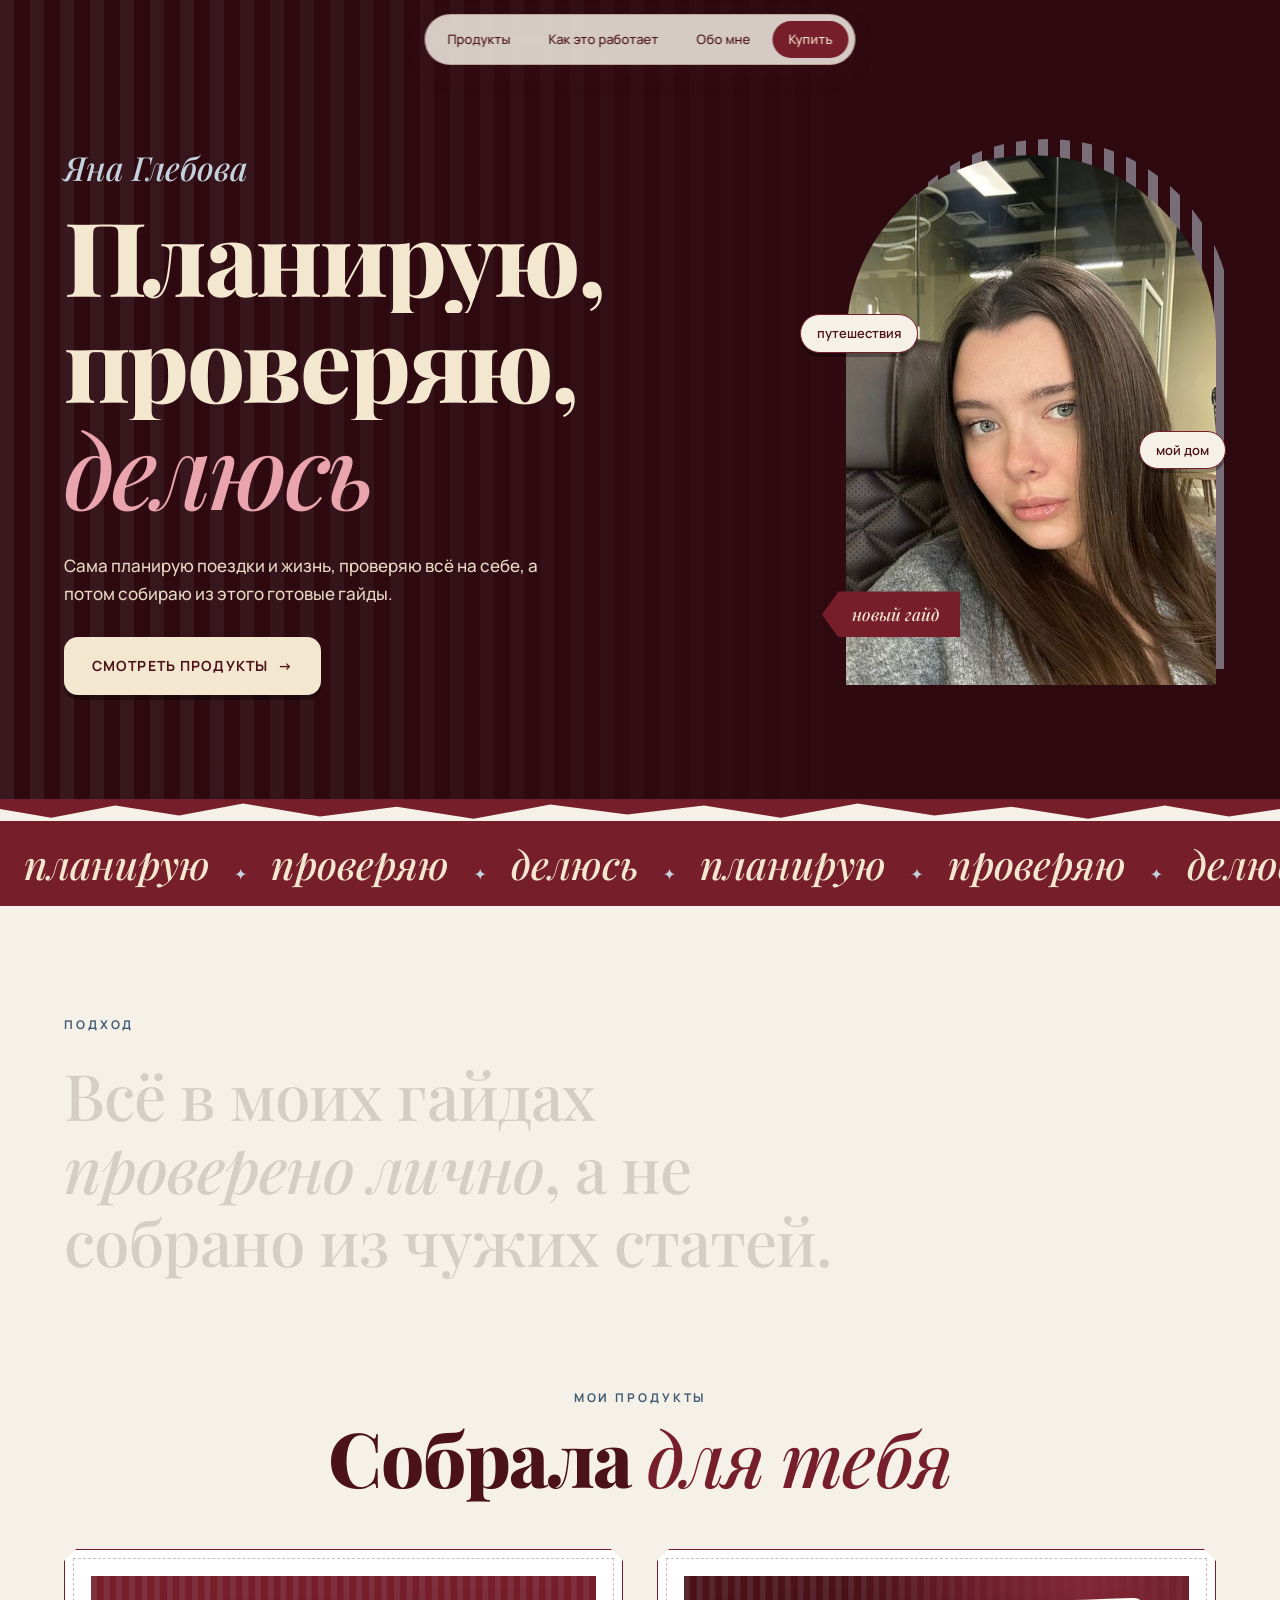
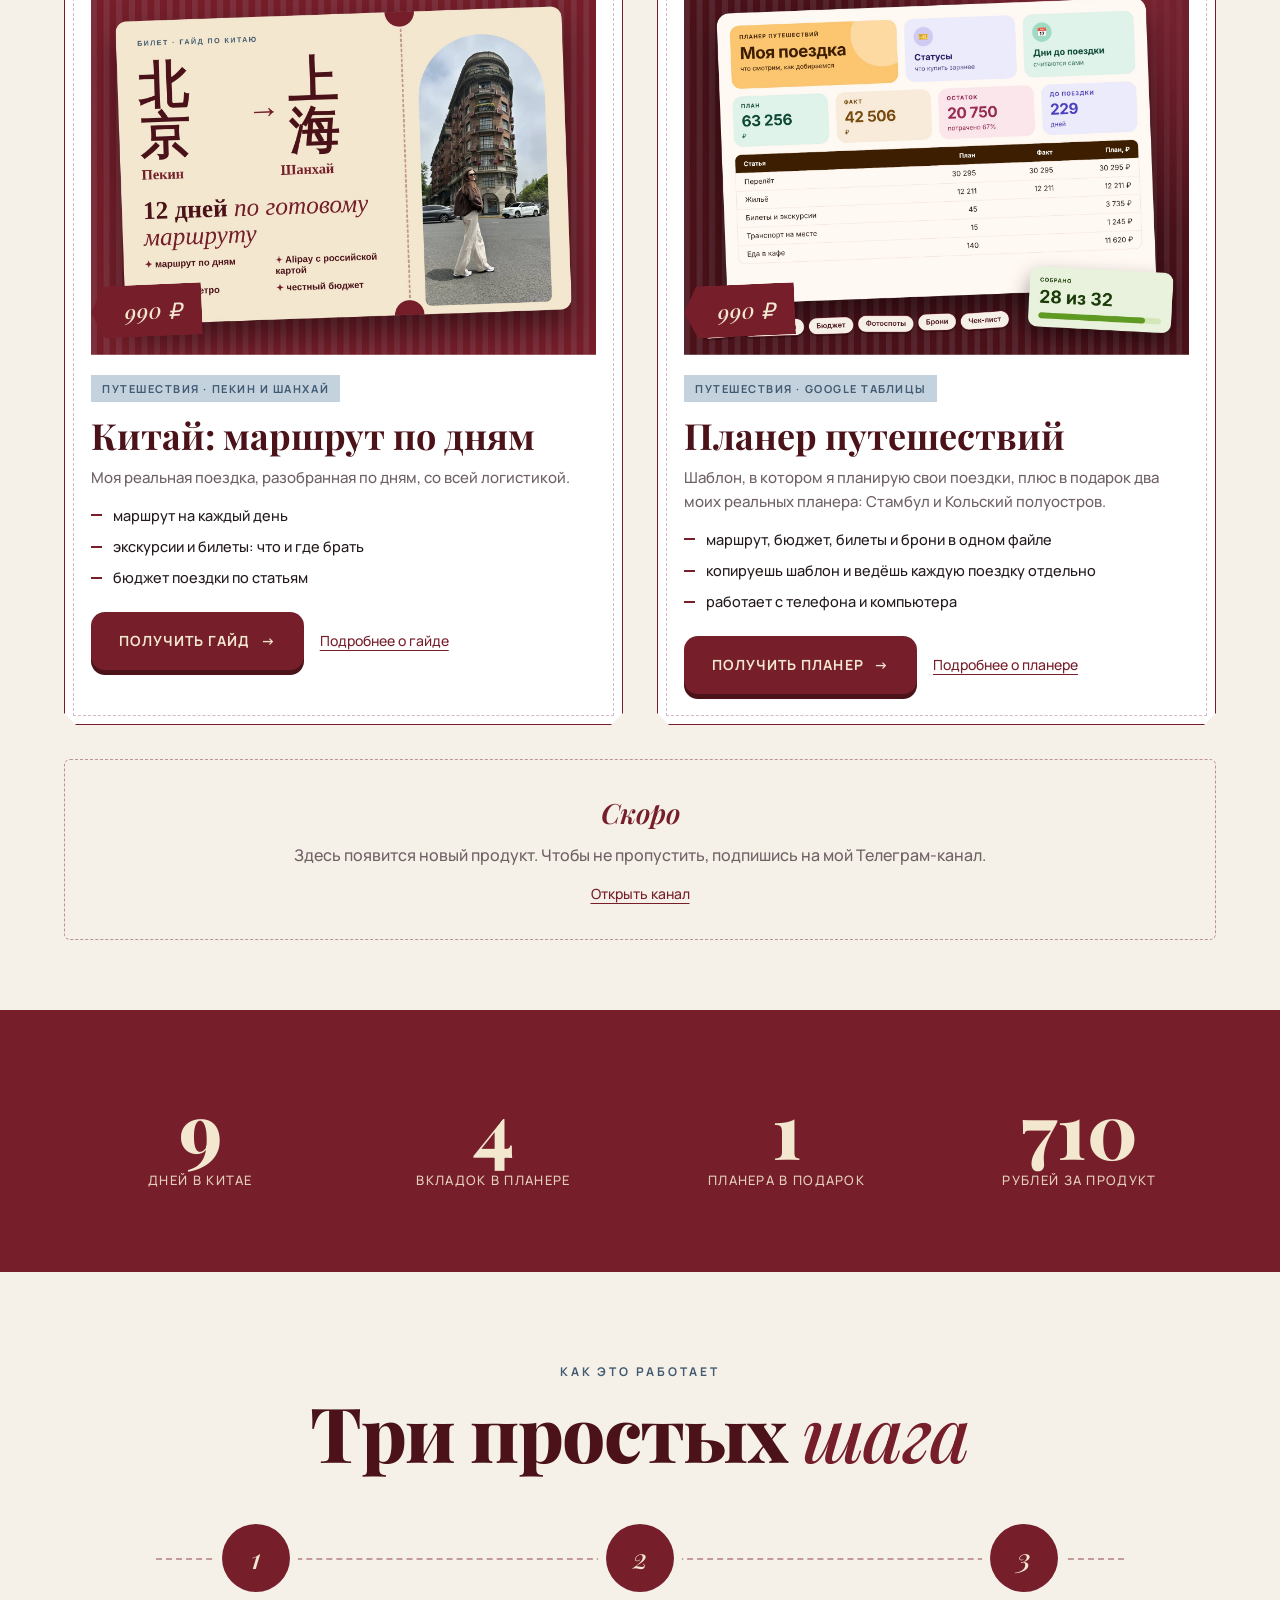
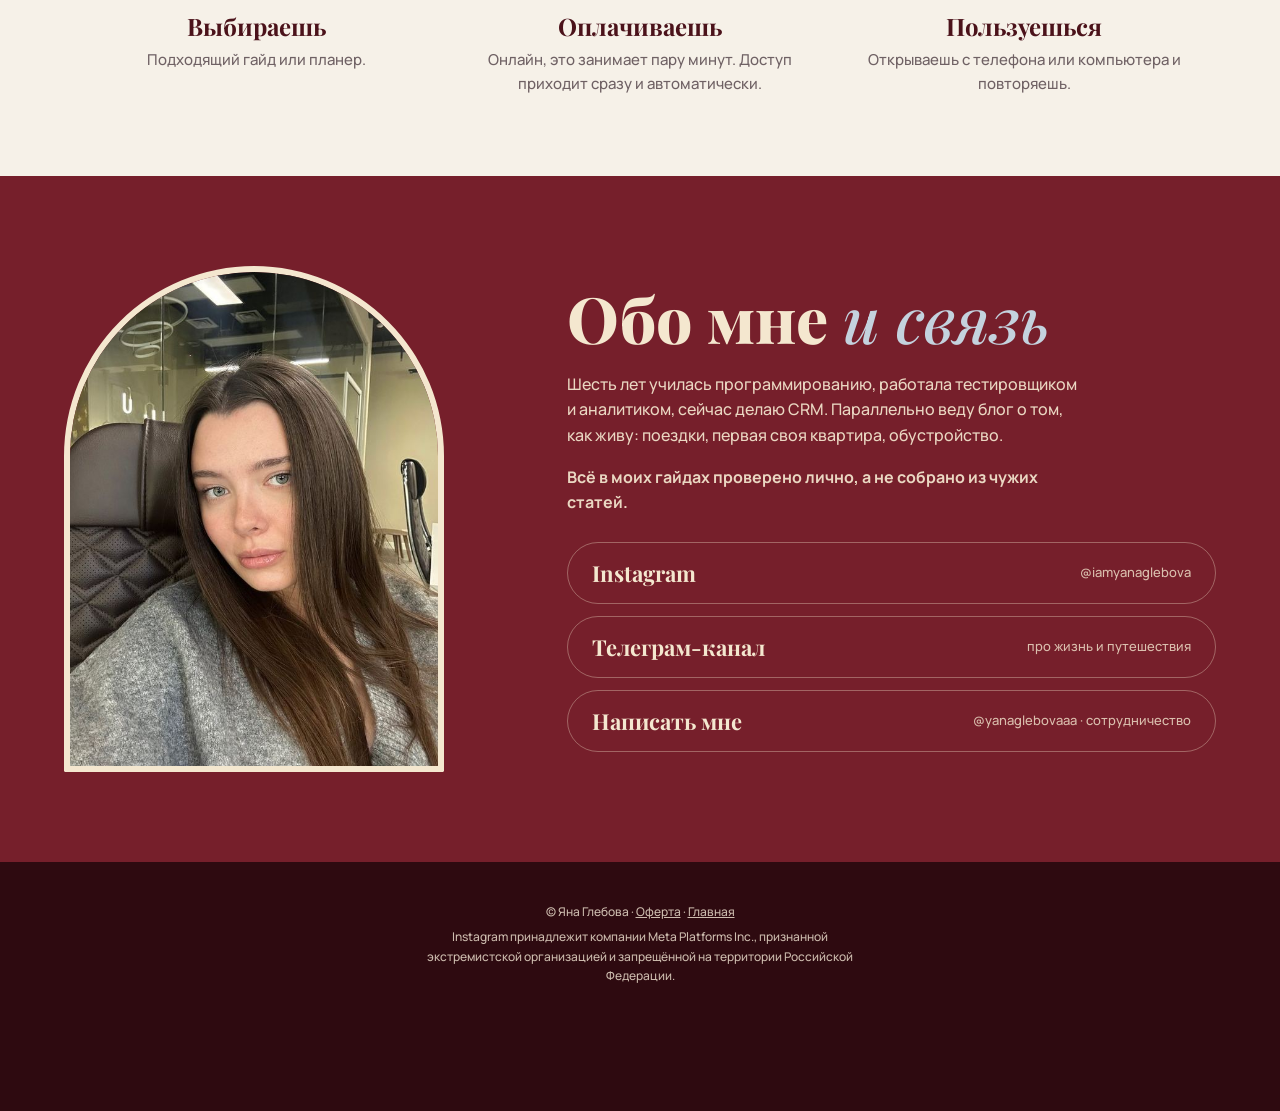
<file: index.html>
<!doctype html>
<html lang="ru"><head>
<meta charset="utf-8"><meta name="viewport" content="width=device-width,initial-scale=1,viewport-fit=cover">
<meta name="description" content="Яна Глебова: гайды и планеры, которые я проверила на себе">
<title>Яна Глебова</title>
<link rel="stylesheet" href="https://fonts.googleapis.com/css2?family=Playfair+Display:ital,wght@0,400;0,500;0,700;0,800;1,400;1,500;1,700&family=Manrope:wght@400;500;600;700&display=swap">
<link rel="stylesheet" href="base.css"><link rel="stylesheet" href="pages.css">
</head><body>
<div class="prog"></div>
<nav class="nav"><a href="#guides">Продукты</a><a href="#how">Как это работает</a><a href="#about">Обо мне</a><a class="buy" href="#guides">Купить</a></nav>
<header class="hero" id="top"><div class="wrap">
<div><span class="nm">Яна Глебова</span><h1 class="sp">Планирую, проверяю, <em>делюсь</em></h1>
<p class="sub">Сама планирую поездки и жизнь, проверяю всё на себе, а потом собираю из этого готовые гайды.</p><a class="btn c" href="#guides">Смотреть продукты <span class="ar">→</span></a></div>
<div class="arch"><span class="lb lb1">путешествия</span><span class="lb lb2">мой дом</span><span class="tg">новый гайд</span><div class="i"><img data-par src="photo.jpg" alt="Яна Глебова"></div></div>
</div></header>
<div class="torn f" style="margin-top:-1px"></div>
<div class="mq"><div><span>планирую</span><b>✦</b><span>проверяю</span><b>✦</b><span>делюсь</span><b>✦</b><span>планирую</span><b>✦</b><span>проверяю</span><b>✦</b><span>делюсь</span><b>✦</b><span>планирую</span><b>✦</b><span>проверяю</span><b>✦</b><span>делюсь</span><b>✦</b><span>планирую</span><b>✦</b><span>проверяю</span><b>✦</b><span>делюсь</span><b>✦</b></div></div>
<section class="stm"><div class="wrap"><span class="k">Подход</span><p id="stm">Всё в моих гайдах <i class="it">проверено лично</i>, а не собрано из чужих статей.</p></div></section>
<section class="prod" id="guides"><div class="wrap"><div class="h2 rv"><small>Мои продукты</small><h2>Собрала <em>для тебя</em></h2></div>
<div class="pg"><article class="card rv" style="--d:0s"><div class="im clip"><img src="cover-china.jpg" alt="Гайд по Китаю" style="object-position:50% 50%"><span class="tagp">990 ₽</span></div>
<span class="kick">Путешествия · Пекин и Шанхай</span><h3>Китай: маршрут по дням</h3><p>Моя реальная поездка, разобранная по дням, со всей логистикой.</p><ul class="ul"><li>маршрут на каждый день</li><li>экскурсии и билеты: что и где брать</li><li>бюджет поездки по статьям</li></ul>
<div class="acts"><a class="btn" href="https://web.tribute.tg/s/199C">Получить гайд <span class="ar">→</span></a><a class="more" href="beijing-shanghai.html">Подробнее о гайде</a></div></article><article class="card rv" style="--d:0.12s"><div class="im clip"><img src="cover-planner.jpg" alt="Планер путешествий" style="object-position:50% 50%"><span class="tagp">990 ₽</span></div>
<span class="kick">Путешествия · Google Таблицы</span><h3>Планер путешествий</h3><p>Шаблон, в котором я планирую свои поездки, плюс в подарок два моих реальных планера: Стамбул и Кольский полуостров.</p><ul class="ul"><li>маршрут, бюджет, билеты и брони в одном файле</li><li>копируешь шаблон и ведёшь каждую поездку отдельно</li><li>работает с телефона и компьютера</li></ul>
<div class="acts"><a class="btn" href="https://web.tribute.tg/s/19SW">Получить планер <span class="ar">→</span></a><a class="more" href="planner.html">Подробнее о планере</a></div></article><div class="soon rv"><b>Скоро</b>Здесь появится новый продукт. Чтобы не пропустить, подпишись на мой Телеграм-канал.<a class="more" href="https://t.me/glebovaiana">Открыть канал</a></div></div></div></section>
<section class="num"><div class="wrap g"><div class="rv"><b data-n="12">0</b><span>дней в Китае</span></div><div class="rv" style="--d:.1s"><b data-n="6">0</b><span>вкладок в планере</span></div><div class="rv" style="--d:.2s"><b data-n="2">0</b><span>планера в подарок</span></div><div class="rv" style="--d:.3s"><b data-n="990">0</b><span>рублей за продукт</span></div></div></section>
<section class="how" id="how"><div class="wrap"><div class="h2 rv"><small>Как это работает</small><h2>Три простых <em>шага</em></h2></div><div class="steps">
<div class="st rv"><div class="n">1</div><h4>Выбираешь</h4><p>Подходящий гайд или планер.</p></div>
<div class="st rv" style="--d:.12s"><div class="n">2</div><h4>Оплачиваешь</h4><p>Онлайн, это занимает пару минут. Доступ приходит сразу и автоматически.</p></div>
<div class="st rv" style="--d:.24s"><div class="n">3</div><h4>Пользуешься</h4><p>Открываешь с телефона или компьютера и повторяешь.</p></div></div></div></section>
<section class="ab" id="about"><div class="wrap abg"><div class="ph clip"><img src="photo.jpg" alt="Яна Глебова"></div><div class="rv"><h2>Обо мне <em>и связь</em></h2><p>Шесть лет училась программированию, работала тестировщиком и аналитиком, сейчас делаю CRM. Параллельно веду блог о том, как живу: поездки, первая своя квартира, обустройство.</p><p><b>Всё в моих гайдах проверено лично, а не собрано из чужих статей.</b></p><div class="cl dk"><a href="https://www.instagram.com/iamyanaglebova"><b>Instagram</b><span>@iamyanaglebova</span></a><a href="https://t.me/glebovaiana"><b>Телеграм-канал</b><span>про жизнь и путешествия</span></a><a href="https://t.me/yanaglebovaaa"><b>Написать мне</b><span>@yanaglebovaaa · сотрудничество</span></a></div></div></div></section>
<div class="foot dk"><p>© Яна Глебова · <a href="oferta.html">Оферта</a> · <a href="./">Главная</a></p><p>Instagram принадлежит компании Meta Platforms Inc., признанной экстремистской организацией и запрещённой на территории Российской Федерации.</p></div>
<div class="sticky"><a class="a1" href="https://web.tribute.tg/s/199C">Гайд Китай · 990 ₽</a><a class="a2" href="https://web.tribute.tg/s/19SW">Планер · 990 ₽</a></div>
<script src="base.js"></script></body></html>
</file>
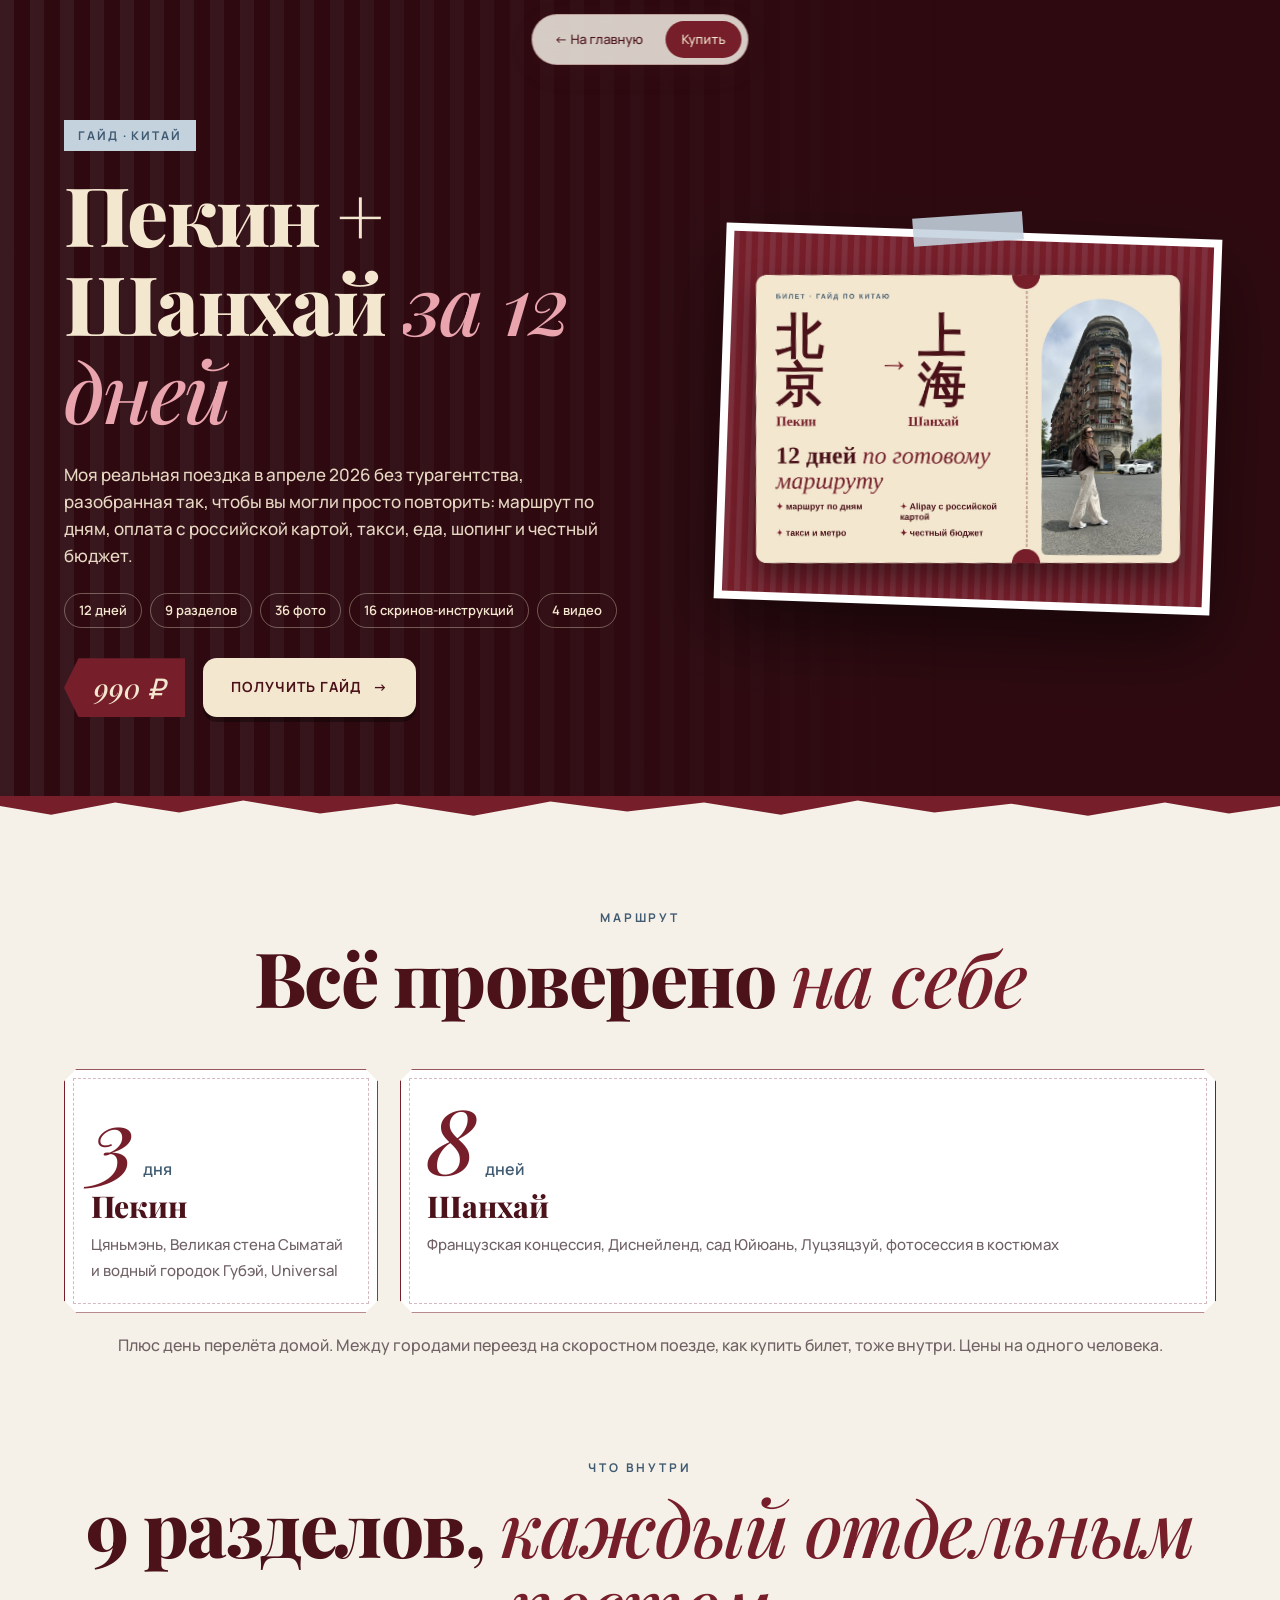
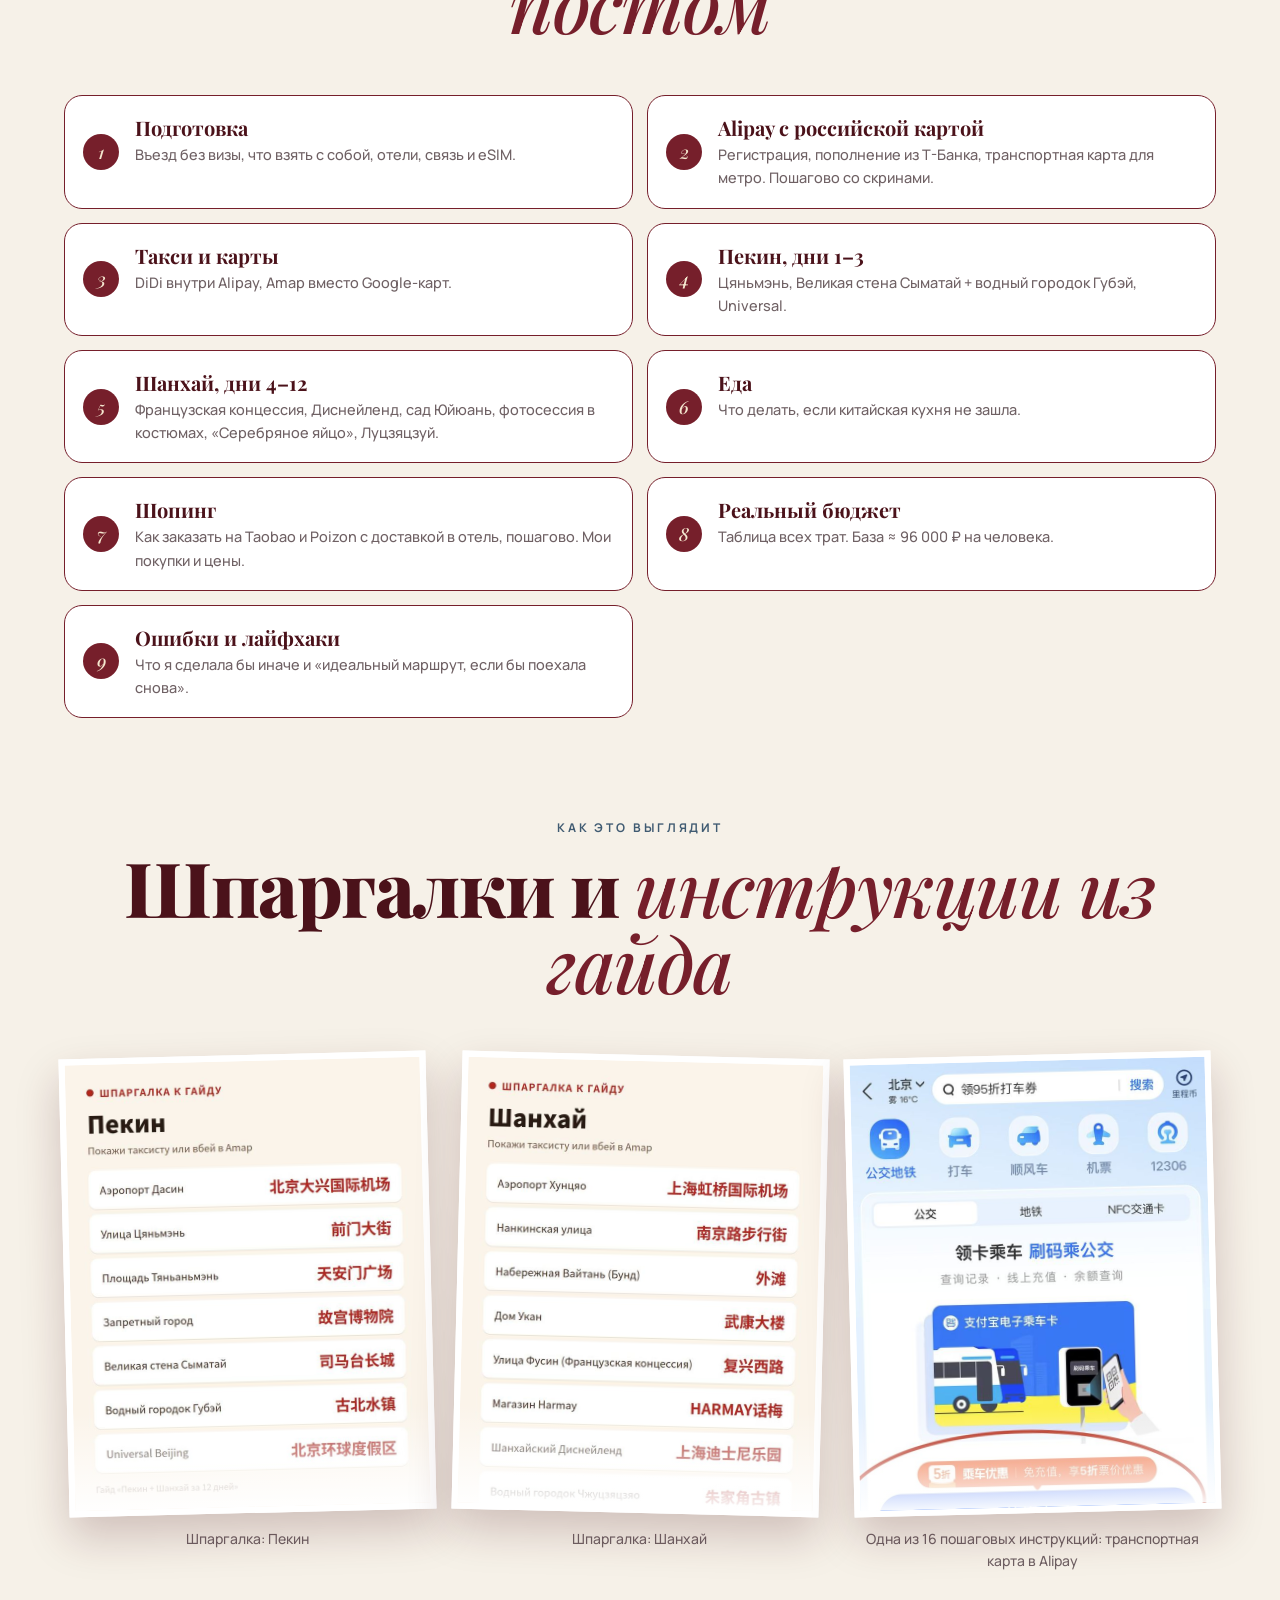
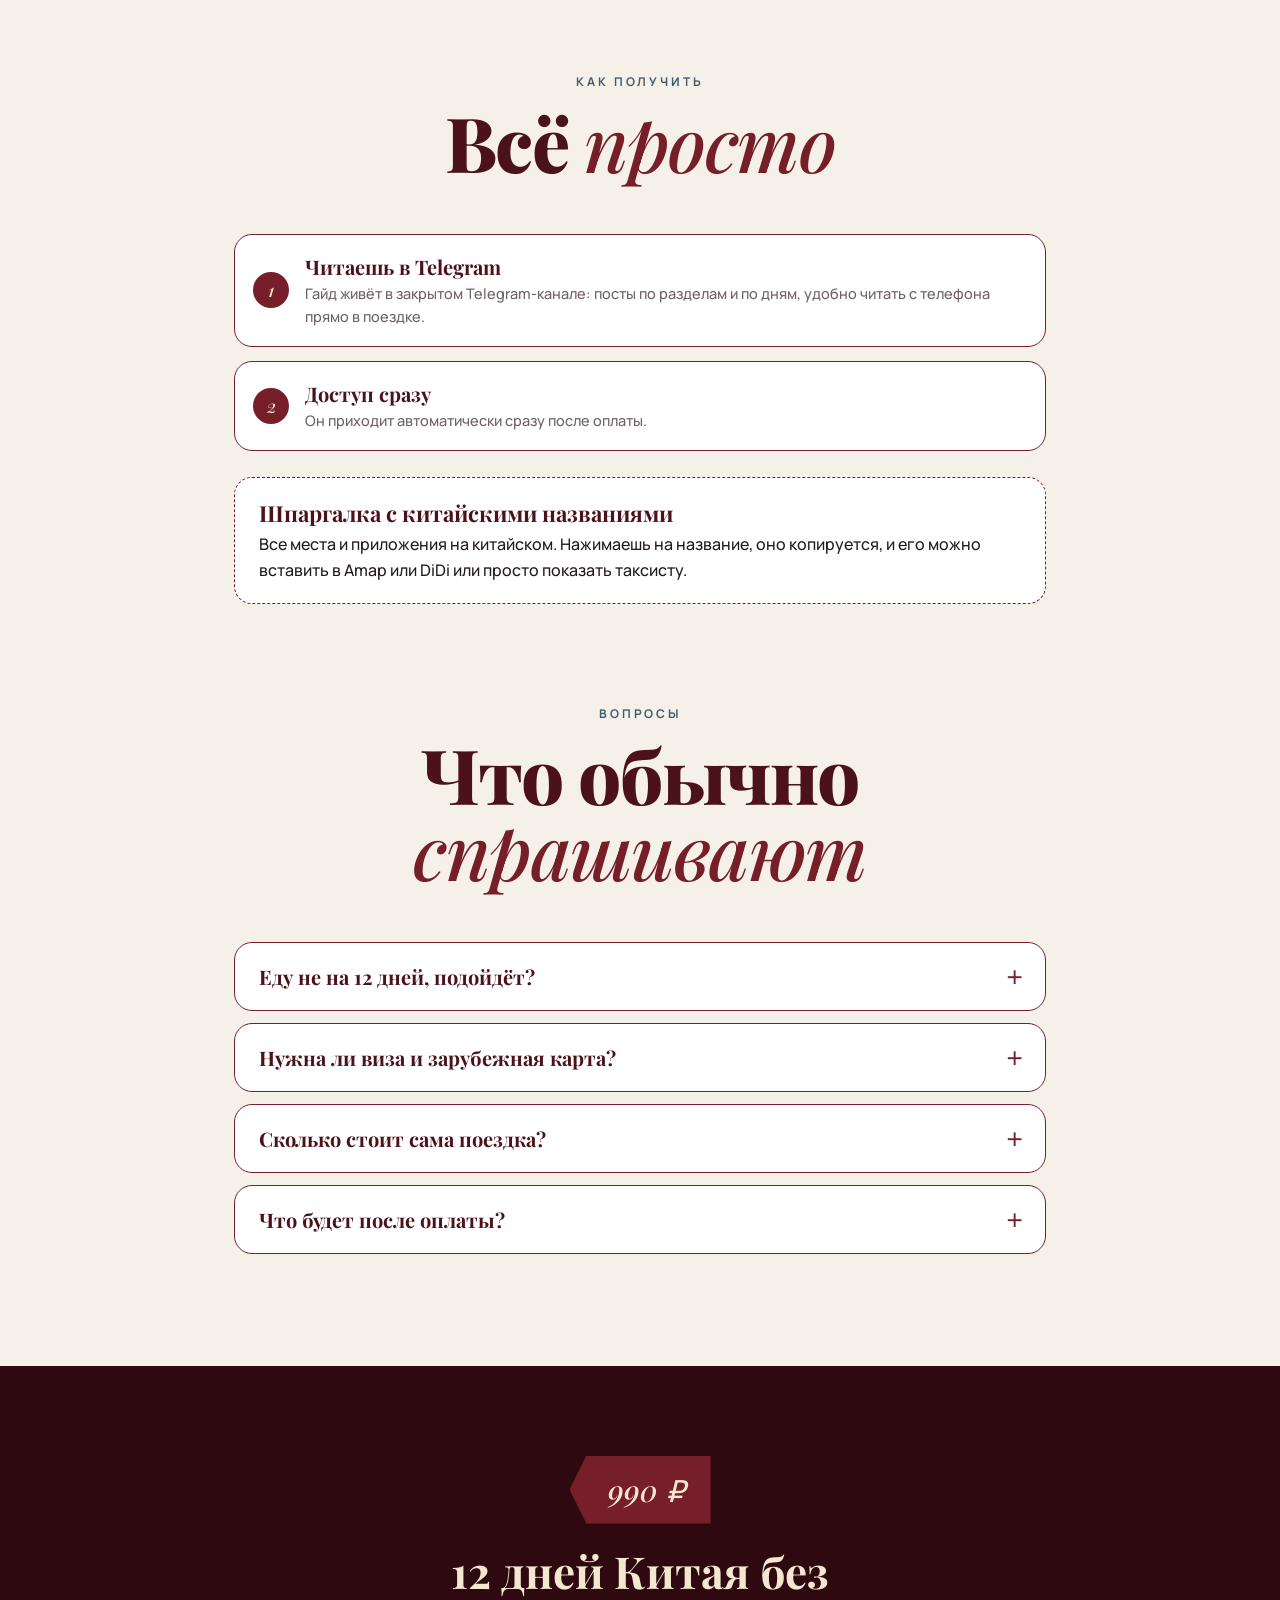
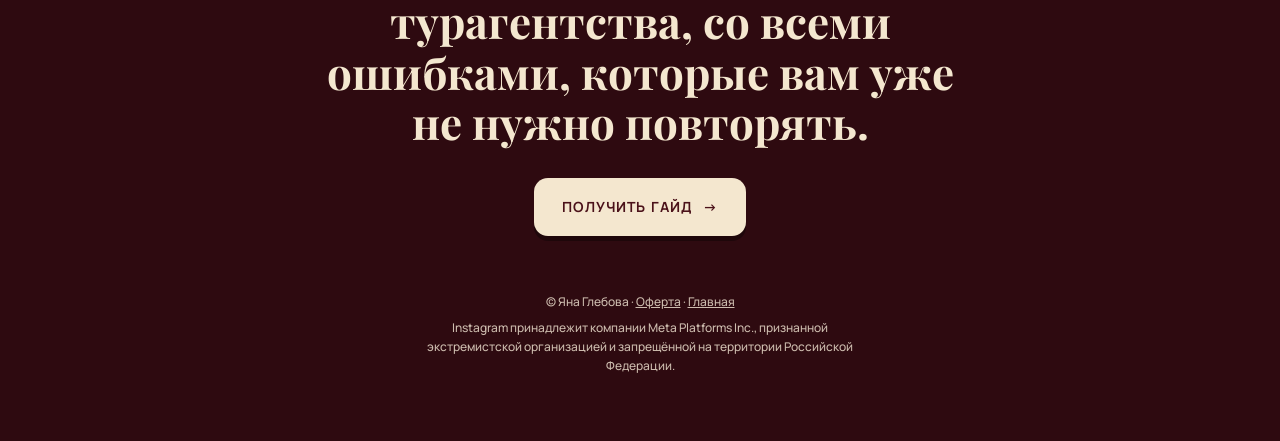
<file: beijing-shanghai.html>
<!doctype html>
<html lang="ru"><head>
<meta charset="utf-8"><meta name="viewport" content="width=device-width,initial-scale=1,viewport-fit=cover">
<meta name="description" content="Гайд по Китаю: моя реальная поездка без турагентства, маршрут по дням, оплата с российской картой и честный бюджет.">
<title>Пекин + Шанхай за 12 дней · Яна Глебова</title>
<link rel="stylesheet" href="https://fonts.googleapis.com/css2?family=Playfair+Display:ital,wght@0,400;0,500;0,700;0,800;1,400;1,500;1,700&family=Manrope:wght@400;500;600;700&display=swap">
<link rel="stylesheet" href="base.css"><link rel="stylesheet" href="pages.css">
</head><body>
<div class="prog"></div>
<nav class="nav"><a href="./">← На главную</a><a class="buy" href="#buy">Купить</a></nav>
<header class="phero" id="top"><div class="wrap">
<div><span class="kicker">Гайд · Китай</span><h1 class="sp">Пекин + Шанхай <em>за 12 дней</em></h1>
<p class="lead">Моя реальная поездка в апреле 2026 без турагентства, разобранная так, чтобы вы могли просто повторить: маршрут по дням, оплата с российской картой, такси, еда, шопинг и честный бюджет.</p>
<ul class="facts"><li>12 дней</li><li>9 разделов</li><li>36 фото</li><li>16 скринов-инструкций</li><li>4 видео</li></ul>
<div class="buy"><span class="tagp" style="font-size:28px">990 ₽</span><a class="btn c" href="https://web.tribute.tg/s/199C">Получить гайд <span class="ar">→</span></a></div></div>
<div class="pimg"><span class="tape"></span><div class="fr"><img src="cover-china.jpg" alt="Гайд Пекин + Шанхай за 12 дней"></div></div>
</div></header>
<div class="torn f" style="margin-top:-1px"></div>
<section class="psec"><div class="wrap"><div class="h2 rv"><small>Маршрут</small><h2>Всё проверено <em>на себе</em></h2></div>
<div class="route"><div class="stamp rv"><b>3<small>дня</small></b><span>Пекин</span><em>Цяньмэнь, Великая стена Сыматай и водный городок Губэй, Universal</em></div><div class="stamp rv" style="--d:.12s"><b>8<small>дней</small></b><span>Шанхай</span><em>Французская концессия, Диснейленд, сад Юйюань, Луцзяцзуй, фотосессия в костюмах</em></div></div>
<p class="note2">Плюс день перелёта домой. Между городами переезд на скоростном поезде, как купить билет, тоже внутри. Цены на одного человека.</p></div></section>
<section class="psec"><div class="wrap"><div class="h2 rv"><small>Что внутри</small><h2>9 разделов, <em>каждый отдельным постом</em></h2></div><ol class="lst two"><li class="rv"><b>Подготовка</b><p>Въезд без визы, что взять с собой, отели, связь и eSIM.</p></li><li class="rv"><b>Alipay с российской картой</b><p>Регистрация, пополнение из Т-Банка, транспортная карта для метро. Пошагово со скринами.</p></li><li class="rv"><b>Такси и карты</b><p>DiDi внутри Alipay, Amap вместо Google-карт.</p></li><li class="rv"><b>Пекин, дни 1–3</b><p>Цяньмэнь, Великая стена Сыматай + водный городок Губэй, Universal.</p></li><li class="rv"><b>Шанхай, дни 4–12</b><p>Французская концессия, Диснейленд, сад Юйюань, фотосессия в костюмах, «Серебряное яйцо», Луцзяцзуй.</p></li><li class="rv"><b>Еда</b><p>Что делать, если китайская кухня не зашла.</p></li><li class="rv"><b>Шопинг</b><p>Как заказать на Taobao и Poizon с доставкой в отель, пошагово. Мои покупки и цены.</p></li><li class="rv"><b>Реальный бюджет</b><p>Таблица всех трат. База ≈ 96 000 ₽ на человека.</p></li><li class="rv"><b>Ошибки и лайфхаки</b><p>Что я сделала бы иначе и «идеальный маршрут, если бы поехала снова».</p></li></ol></div></section>
<section class="psec"><div class="wrap"><div class="h2 rv"><small>Как это выглядит</small><h2>Шпаргалки и <em>инструкции из гайда</em></h2></div>
<div class="shots"><figure class="shot rv"><div class="img"><img src="cheat-bj.jpg" alt="Шпаргалка по Пекину"></div><figcaption>Шпаргалка: Пекин</figcaption></figure><figure class="shot rv" style="--d:.1s"><div class="img"><img src="cheat-sh.jpg" alt="Шпаргалка по Шанхаю"></div><figcaption>Шпаргалка: Шанхай</figcaption></figure><figure class="shot rv" style="--d:.2s"><div class="img"><img src="alipay.jpg" alt="Инструкция по Alipay"></div><figcaption>Одна из 16 пошаговых инструкций: транспортная карта в Alipay</figcaption></figure></div></div></section>
<section class="psec"><div class="wrap" style="max-width:860px"><div class="h2 rv"><small>Как получить</small><h2>Всё <em>просто</em></h2></div>
<ol class="lst rv"><li><b>Читаешь в Telegram</b><p>Гайд живёт в закрытом Telegram-канале: посты по разделам и по дням, удобно читать с телефона прямо в поездке.</p></li><li><b>Доступ сразу</b><p>Он приходит автоматически сразу после оплаты.</p></li></ol>
<div class="cheat rv"><b>Шпаргалка с китайскими названиями</b>Все места и приложения на китайском. Нажимаешь на название, оно копируется, и его можно вставить в Amap или DiDi или просто показать таксисту.</div>
</div></section>
<section class="psec faq"><div class="wrap" style="max-width:860px"><div class="h2 rv"><small>Вопросы</small><h2>Что обычно <em>спрашивают</em></h2></div>
<details class="rv"><summary>Еду не на 12 дней, подойдёт?</summary><p>Да. Всё разложено по дням и местам, поэтому можно сократить поездку, растянуть или поменять дни местами.</p></details>
<details class="rv"><summary>Нужна ли виза и зарубежная карта?</summary><p>Россиянам виза для такой поездки не нужна, в разделе «Подготовка» описаны условия въезда. Платить можно с российской карты через Alipay, пополнение из Т-Банка разобрано по шагам со скринами.</p></details>
<details class="rv"><summary>Сколько стоит сама поездка?</summary><p>База моей поездки ≈ 96 000 ₽ на человека, в гайде таблица всех трат по статьям: перелёты, отели, билеты, еда, транспорт, покупки.</p></details>
<details class="rv"><summary>Что будет после оплаты?</summary><p>Сразу придёт ссылка на закрытый канал. Всё лежит там: разделы, дни, фото, видео и шпаргалки.</p></details></div></section>
<section class="final" id="buy"><div class="wrap"><span class="tagp">990 ₽</span><p class="q">12 дней Китая без турагентства, со всеми ошибками, которые вам уже не нужно повторять.</p><a class="btn c" href="https://web.tribute.tg/s/199C">Получить гайд <span class="ar">→</span></a><div class="foot"><p>© Яна Глебова · <a href="oferta.html">Оферта</a> · <a href="./">Главная</a></p><p>Instagram принадлежит компании Meta Platforms Inc., признанной экстремистской организацией и запрещённой на территории Российской Федерации.</p></div>
</div></section>
<div class="sticky"><a class="a1" href="https://web.tribute.tg/s/199C">Получить гайд · 990 ₽</a></div>
<script src="base.js"></script></body></html>
</file>
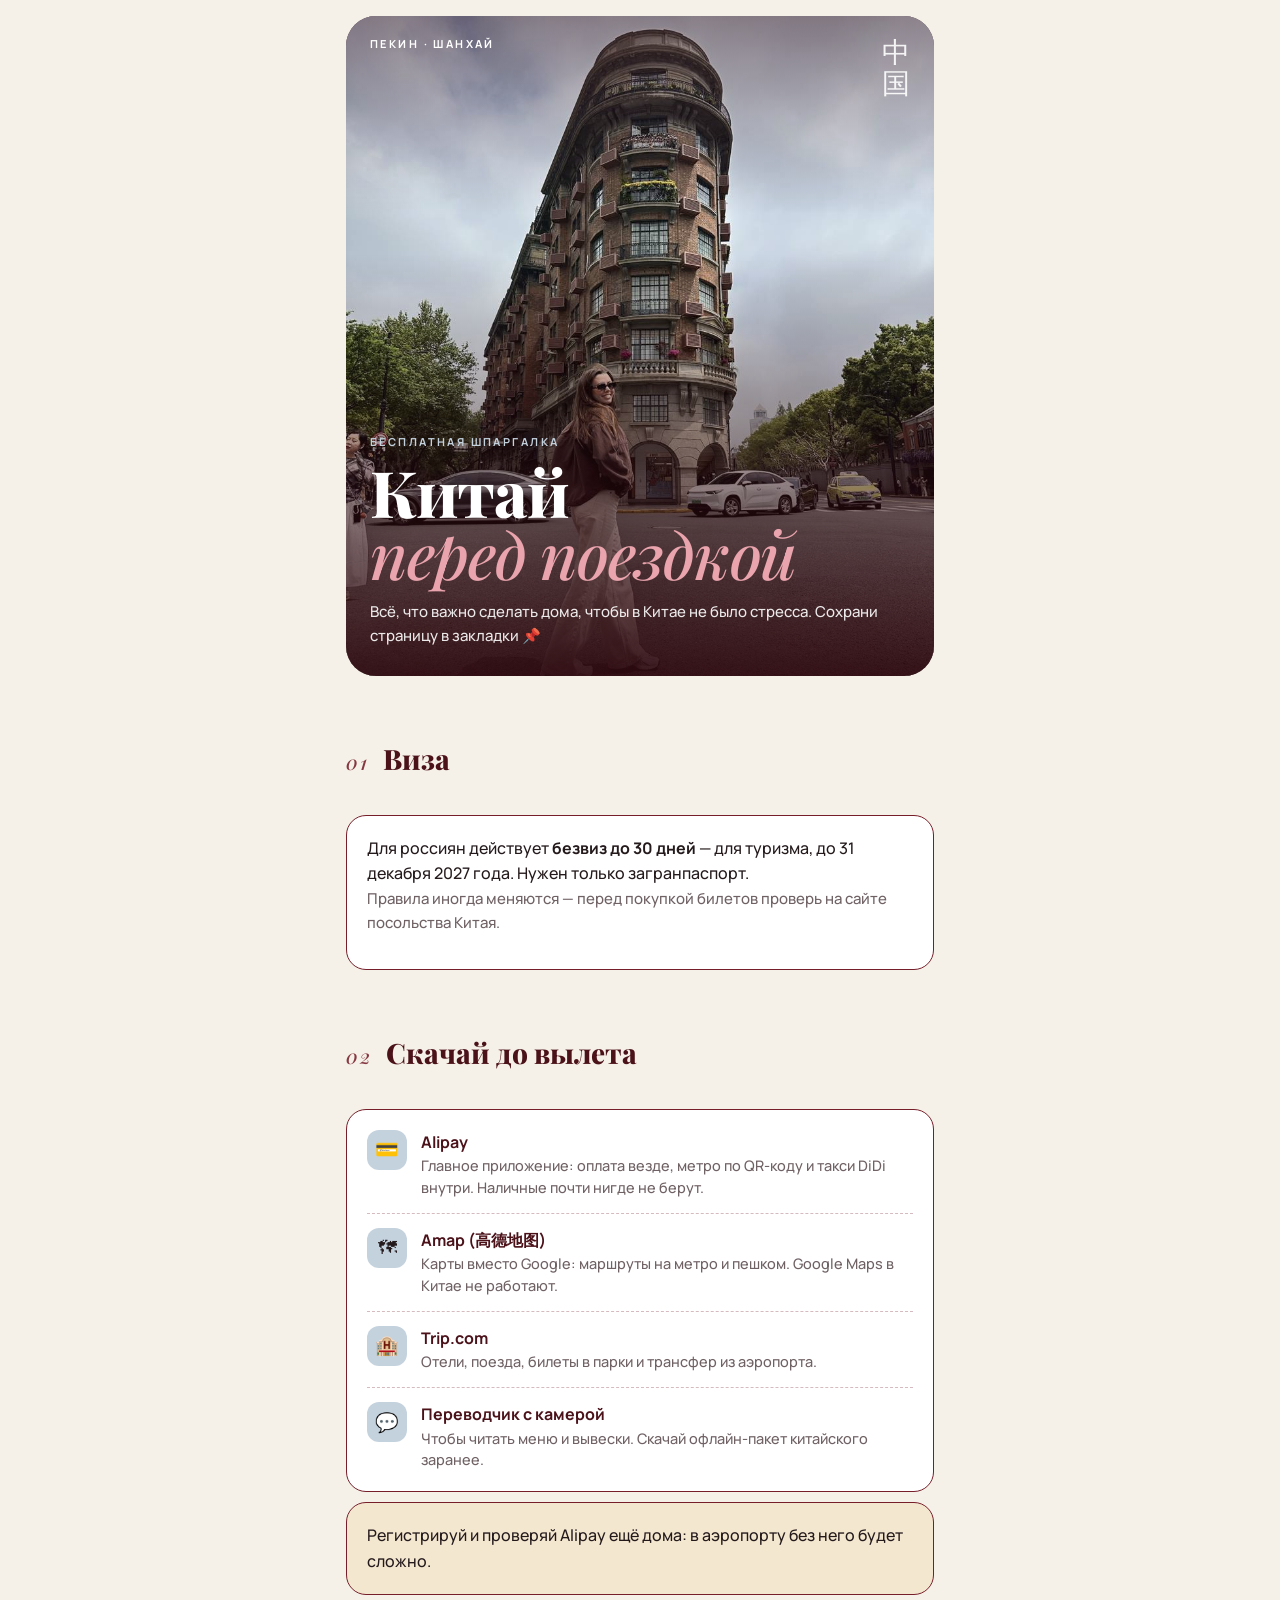
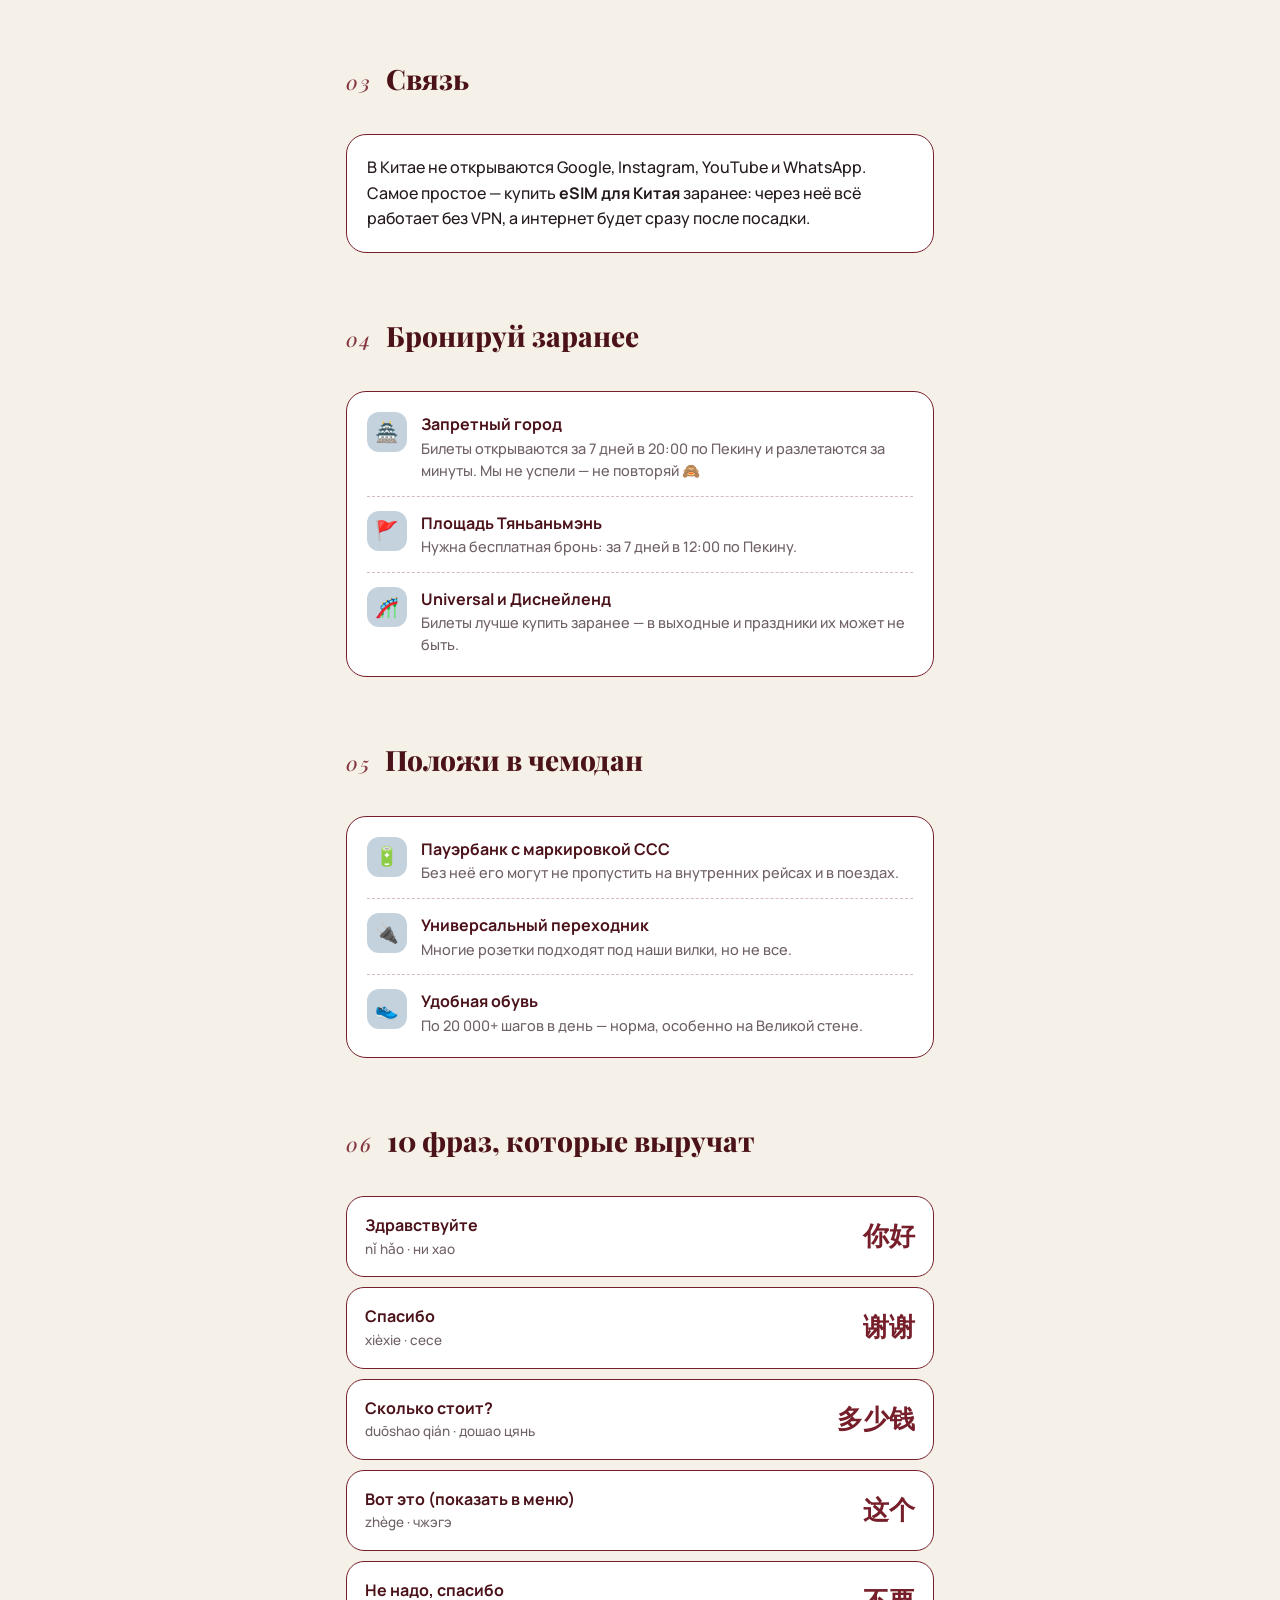
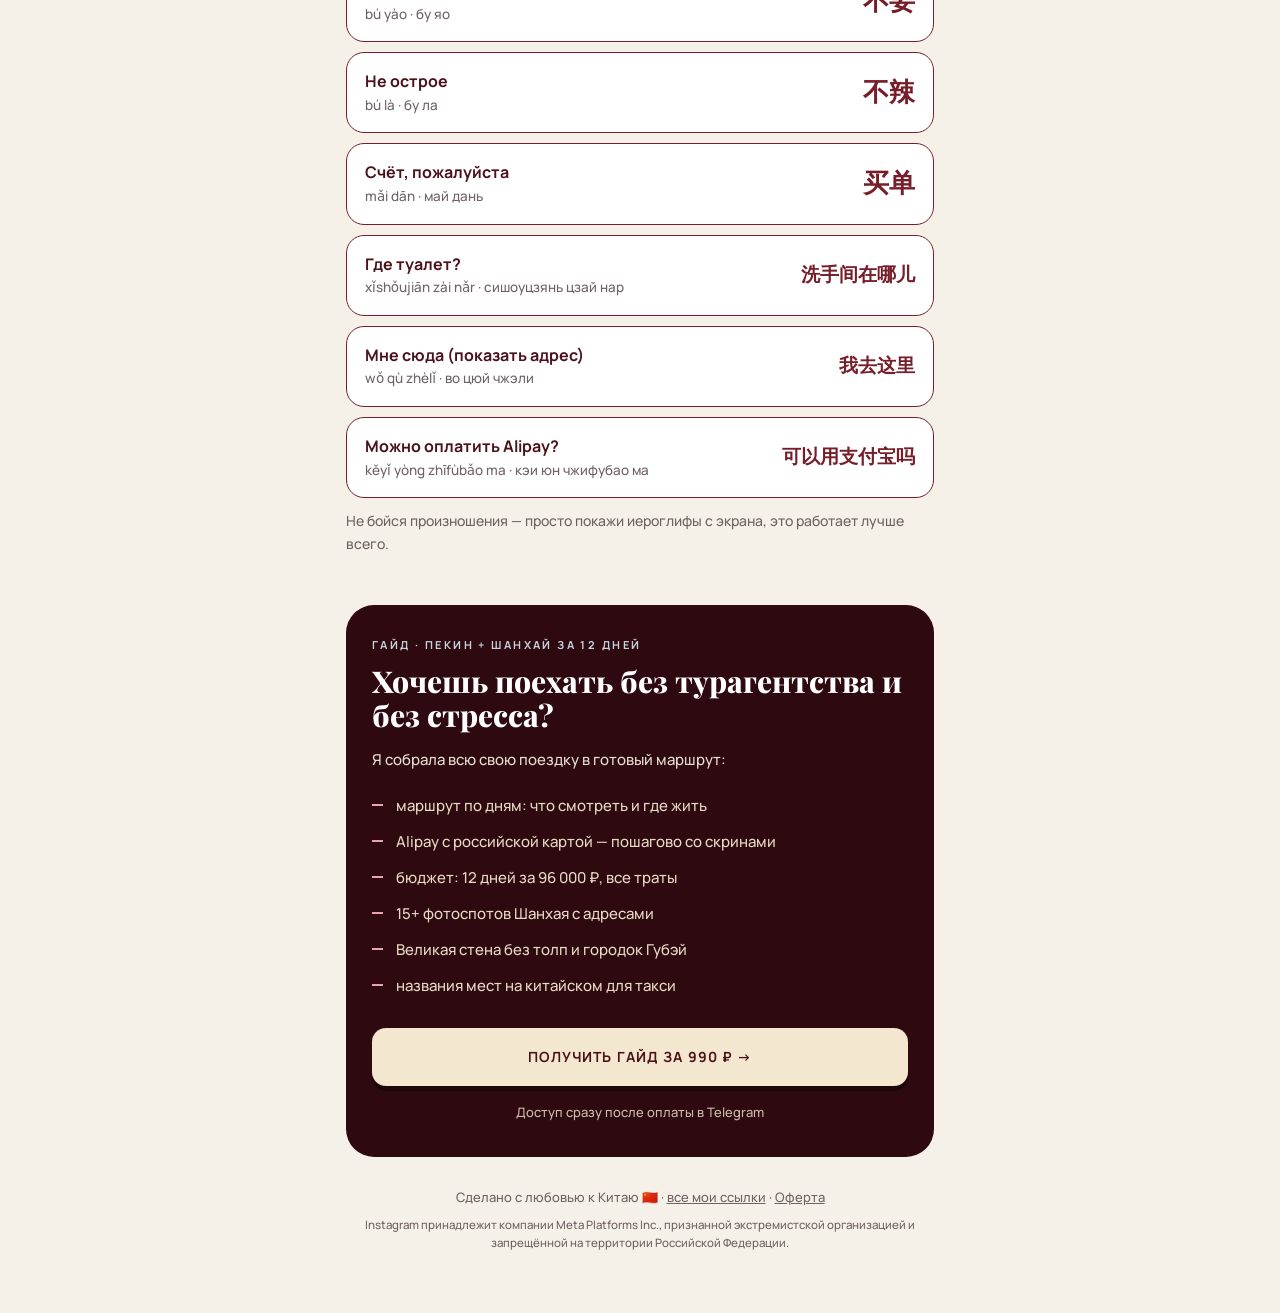
<file: china.html>
<!doctype html>
<html lang="ru"><head>
<meta charset="utf-8"><meta name="viewport" content="width=device-width,initial-scale=1,viewport-fit=cover">
<meta name="description" content="Бесплатная шпаргалка: что сделать дома, чтобы в Китае не было стресса.">
<title>Китай перед поездкой · Яна Глебова</title>
<link rel="stylesheet" href="https://fonts.googleapis.com/css2?family=Playfair+Display:ital,wght@0,400;0,500;0,700;0,800;1,400;1,500;1,700&family=Manrope:wght@400;500;600;700&display=swap">
<link rel="stylesheet" href="base.css"><link rel="stylesheet" href="pages.css"><style>
body{background:var(--paper)}
.num{background:none;color:inherit;padding:0}
.wrap.cw{max-width:620px;padding:0 16px 60px}
.hero{position:relative;margin:16px 0 0;height:min(80vh,660px);overflow:hidden;border-radius:30px;display:block;min-height:0;padding:0;background:var(--dark)}
.hero:before{display:none}
.hero img{width:100%;height:100%;object-fit:cover;object-position:50% 30%;display:block}
.hero::after{content:"";position:absolute;inset:0;background:linear-gradient(180deg,rgba(46,10,16,.45),rgba(46,10,16,0) 30%,rgba(46,10,16,0) 36%,rgba(46,10,16,.94))}
.hero .top{position:absolute;top:22px;left:24px;right:24px;display:flex;justify-content:space-between;z-index:2;color:#fff}
.caps{font:700 11px/1 var(--fb);letter-spacing:.22em;text-transform:uppercase}.cjk{font:400 28px/1.1 "Noto Serif SC","Songti SC",serif;text-align:center;opacity:.9}
.hero .txt{position:absolute;left:24px;right:24px;bottom:28px;z-index:2;color:#fff}.hero .kick{color:var(--blue);margin-bottom:14px;background:none;padding:0;display:block}
.hero h1{font:800 clamp(44px,10vw,64px)/.98 var(--fd);letter-spacing:-.02em}.hero h1 em{font-weight:500;color:var(--rose)}.hero p{margin:14px 0 0;font-size:15px;opacity:.9}
.wrap.cw section{margin-top:44px}
.num{display:flex;align-items:baseline;gap:14px;margin-bottom:16px}.num span{font:italic 500 20px var(--fd);color:var(--wine)}
.wrap.cw h2{font:800 28px/1.15 var(--fd);color:var(--deep)}
.card{background:#fff;border:1.5px solid var(--wine);border-radius:20px;padding:20px;clip-path:none}.card:before{display:none}.card:hover{transform:none}
.card+.card{margin-top:12px}.card b{font-weight:700}
ul.list{list-style:none;margin:0;padding:0}ul.list li{padding:14px 0;border-top:1px dashed rgba(118,31,43,.3);display:flex;gap:14px}ul.list li:first-child{border-top:0;padding-top:0}ul.list li:last-child{padding-bottom:0}
.ic{flex:0 0 40px;height:40px;border-radius:12px;background:var(--blue);display:grid;place-items:center;font-size:19px}
.li-t{font-weight:700;color:var(--deep)}.li-d{color:var(--mut);font-size:14.5px;line-height:1.5}
.note{background:var(--cream)}
.ph{display:grid;gap:10px}.p{background:#fff;border:1.5px solid var(--wine);border-radius:18px;padding:16px 18px;display:flex;justify-content:space-between;align-items:center;gap:12px}
.p .ru{font-weight:700;color:var(--deep)}.p .py{color:var(--mut);font-size:13.5px}.p .zh{font:600 26px/1.2 "Noto Serif SC","Songti SC","PingFang SC",serif;color:var(--wine);white-space:nowrap}.p .zh.sm{font-size:19px}.p>div:first-child{min-width:0}
.tip{font-size:14px;color:var(--mut);margin-top:12px}
.cta{margin-top:50px;background:var(--dark);color:var(--cream);border-radius:28px;padding:34px 26px;position:relative;overflow:hidden}
.cta .caps{color:var(--blue)}.cta h2{color:#fff!important;margin:14px 0 12px;font-size:30px!important}
.cta ul{list-style:none;margin:16px 0 24px;padding:0}.cta li{padding:6px 0 6px 24px;position:relative;font-size:15px;color:#e8d9c4}.cta li::before{content:"";position:absolute;left:0;top:16px;width:11px;height:2px;background:var(--rose)}
.cta .btn{display:flex;justify-content:center;background:var(--cream);color:var(--deep);box-shadow:0 5px 0 rgba(0,0,0,.4)}
.cta .price{text-align:center;margin-top:16px;font-size:13px;color:#cdbcae}
footer{text-align:center;color:var(--mut);font-size:13px;margin-top:30px}footer a{text-decoration:underline}footer .meta{display:block;margin-top:8px;font-size:11.5px}
</style>
</head><body>
<div class="prog"></div>
<div class="wrap cw">

<header class="hero">
  <img src="china.jpg" alt="Шанхай, Французская концессия">
  <div class="top"><span class="caps">Пекин · Шанхай</span><span class="cjk">中<br>国</span></div>
  <div class="txt">
    <div class="caps kick">Бесплатная шпаргалка</div>
    <h1>Китай<br><em>перед поездкой</em></h1>
    <p>Всё, что важно сделать дома, чтобы в Китае не было стресса. Сохрани страницу в закладки 📌</p>
  </div>
</header>

<section class="rv">
  <div class="num"><span>01</span><h2>Виза</h2></div>
  <div class="card">
    Для россиян действует <b>безвиз до 30 дней</b> — для туризма, до 31 декабря 2027 года. Нужен только загранпаспорт.
    <p class="tip">Правила иногда меняются — перед покупкой билетов проверь на сайте посольства Китая.</p>
  </div>
</section>

<section class="rv">
  <div class="num"><span>02</span><h2>Скачай до вылета</h2></div>
  <div class="card">
    <ul class="list">
      <li><div class="ic">💳</div><div><div class="li-t">Alipay</div><div class="li-d">Главное приложение: оплата везде, метро по QR-коду и такси DiDi внутри. Наличные почти нигде не берут.</div></div></li>
      <li><div class="ic">🗺</div><div><div class="li-t">Amap (高德地图)</div><div class="li-d">Карты вместо Google: маршруты на метро и пешком. Google Maps в Китае не работают.</div></div></li>
      <li><div class="ic">🏨</div><div><div class="li-t">Trip.com</div><div class="li-d">Отели, поезда, билеты в парки и трансфер из аэропорта.</div></div></li>
      <li><div class="ic">💬</div><div><div class="li-t">Переводчик с камерой</div><div class="li-d">Чтобы читать меню и вывески. Скачай офлайн-пакет китайского заранее.</div></div></li>
    </ul>
  </div>
  <div class="card note" style="margin-top:10px">Регистрируй и проверяй Alipay ещё дома: в аэропорту без него будет сложно.</div>
</section>

<section class="rv">
  <div class="num"><span>03</span><h2>Связь</h2></div>
  <div class="card">
    В Китае не открываются Google, Instagram, YouTube и WhatsApp. Самое простое — купить <b>eSIM для Китая</b> заранее: через неё всё работает без VPN, а интернет будет сразу после посадки.
  </div>
</section>

<section class="rv">
  <div class="num"><span>04</span><h2>Бронируй заранее</h2></div>
  <div class="card">
    <ul class="list">
      <li><div class="ic">🏯</div><div><div class="li-t">Запретный город</div><div class="li-d">Билеты открываются за 7 дней в 20:00 по Пекину и разлетаются за минуты. Мы не успели — не повторяй 🙈</div></div></li>
      <li><div class="ic">🚩</div><div><div class="li-t">Площадь Тяньаньмэнь</div><div class="li-d">Нужна бесплатная бронь: за 7 дней в 12:00 по Пекину.</div></div></li>
      <li><div class="ic">🎢</div><div><div class="li-t">Universal и Диснейленд</div><div class="li-d">Билеты лучше купить заранее — в выходные и праздники их может не быть.</div></div></li>
    </ul>
  </div>
</section>

<section class="rv">
  <div class="num"><span>05</span><h2>Положи в чемодан</h2></div>
  <div class="card">
    <ul class="list">
      <li><div class="ic">🔋</div><div><div class="li-t">Пауэрбанк с маркировкой CCC</div><div class="li-d">Без неё его могут не пропустить на внутренних рейсах и в поездах.</div></div></li>
      <li><div class="ic">🔌</div><div><div class="li-t">Универсальный переходник</div><div class="li-d">Многие розетки подходят под наши вилки, но не все.</div></div></li>
      <li><div class="ic">👟</div><div><div class="li-t">Удобная обувь</div><div class="li-d">По 20 000+ шагов в день — норма, особенно на Великой стене.</div></div></li>
    </ul>
  </div>
</section>

<section class="rv">
  <div class="num"><span>06</span><h2>10 фраз, которые выручат</h2></div>
  <div class="ph">
    <div class="p"><div><div class="ru">Здравствуйте</div><div class="py">nǐ hǎo · ни хао</div></div><div class="zh">你好</div></div>
    <div class="p"><div><div class="ru">Спасибо</div><div class="py">xièxie · сесе</div></div><div class="zh">谢谢</div></div>
    <div class="p"><div><div class="ru">Сколько стоит?</div><div class="py">duōshao qián · дошао цянь</div></div><div class="zh">多少钱</div></div>
    <div class="p"><div><div class="ru">Вот это (показать в меню)</div><div class="py">zhège · чжэгэ</div></div><div class="zh">这个</div></div>
    <div class="p"><div><div class="ru">Не надо, спасибо</div><div class="py">bú yào · бу яо</div></div><div class="zh">不要</div></div>
    <div class="p"><div><div class="ru">Не острое</div><div class="py">bú là · бу ла</div></div><div class="zh">不辣</div></div>
    <div class="p"><div><div class="ru">Счёт, пожалуйста</div><div class="py">mǎi dān · май дань</div></div><div class="zh">买单</div></div>
    <div class="p"><div><div class="ru">Где туалет?</div><div class="py">xǐshǒujiān zài nǎr · сишоуцзянь цзай нар</div></div><div class="zh sm">洗手间在哪儿</div></div>
    <div class="p"><div><div class="ru">Мне сюда (показать адрес)</div><div class="py">wǒ qù zhèlǐ · во цюй чжэли</div></div><div class="zh sm">我去这里</div></div>
    <div class="p"><div><div class="ru">Можно оплатить Alipay?</div><div class="py">kěyǐ yòng zhīfùbǎo ma · кэи юн чжифубао ма</div></div><div class="zh sm">可以用支付宝吗</div></div>
  </div>
  <p class="tip">Не бойся произношения — просто покажи иероглифы с экрана, это работает лучше всего.</p>
</section>

<div class="cta rv">
  
  <div class="caps">Гайд · Пекин + Шанхай за 12 дней</div>
  <h2>Хочешь поехать без турагентства и без стресса?</h2>
  <p style="color:#E6DED3;font-size:15px">Я собрала всю свою поездку в готовый маршрут:</p>
  <ul>
    <li>маршрут по дням: что смотреть и где жить</li>
    <li>Alipay с российской картой — пошагово со скринами</li>
    <li>бюджет: 12 дней за 96 000 ₽, все траты</li>
    <li>15+ фотоспотов Шанхая с адресами</li>
    <li>Великая стена без толп и городок Губэй</li>
    <li>названия мест на китайском для такси</li>
  </ul>
  <a class="btn" href="https://web.tribute.tg/s/199C">Получить гайд за 990 ₽ →</a>
  <div class="price">Доступ сразу после оплаты в Telegram</div>
</div>

<footer>Сделано с любовью к Китаю 🇨🇳 · <a href="./">все мои ссылки</a> · <a href="oferta.html">Оферта</a><br><span class="meta">Instagram принадлежит компании Meta Platforms Inc., признанной экстремистской организацией и запрещённой на территории Российской Федерации.</span></footer>
</div>
<script src="base.js"></script></body></html>
</file>
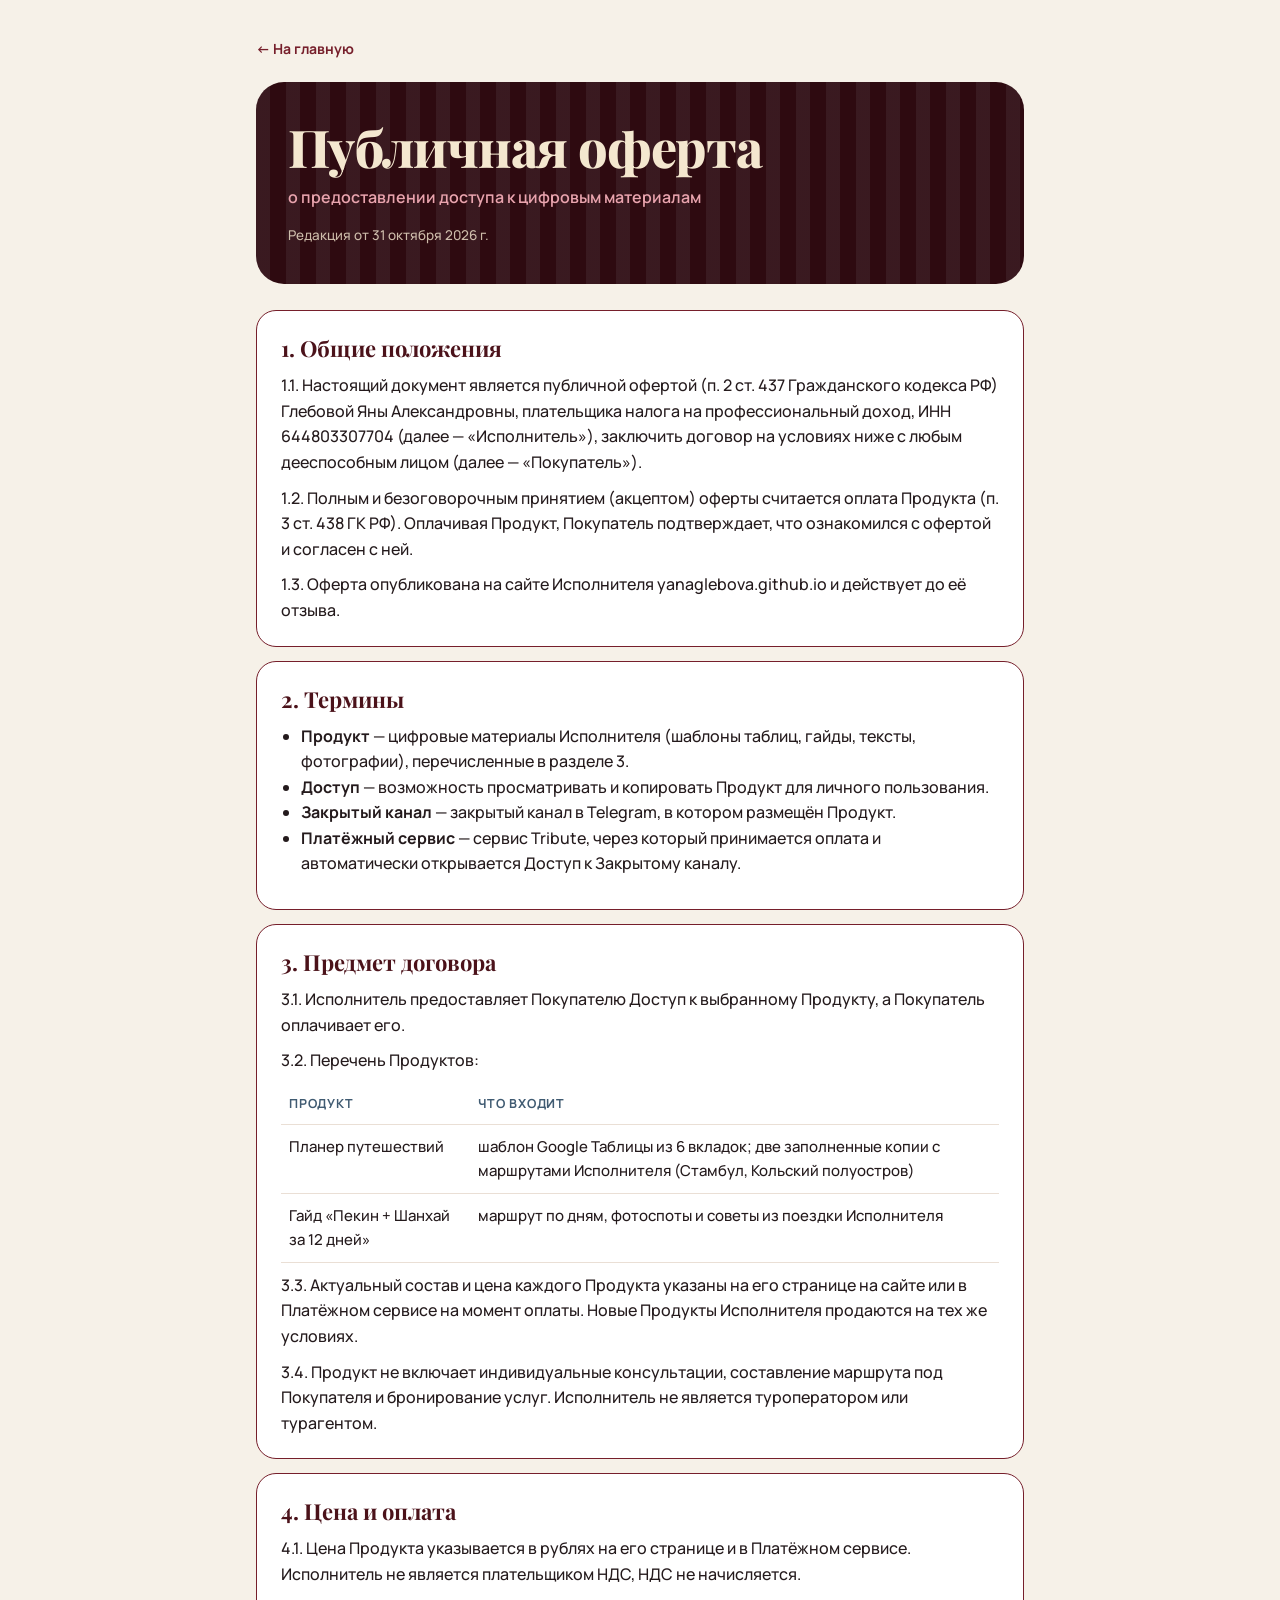
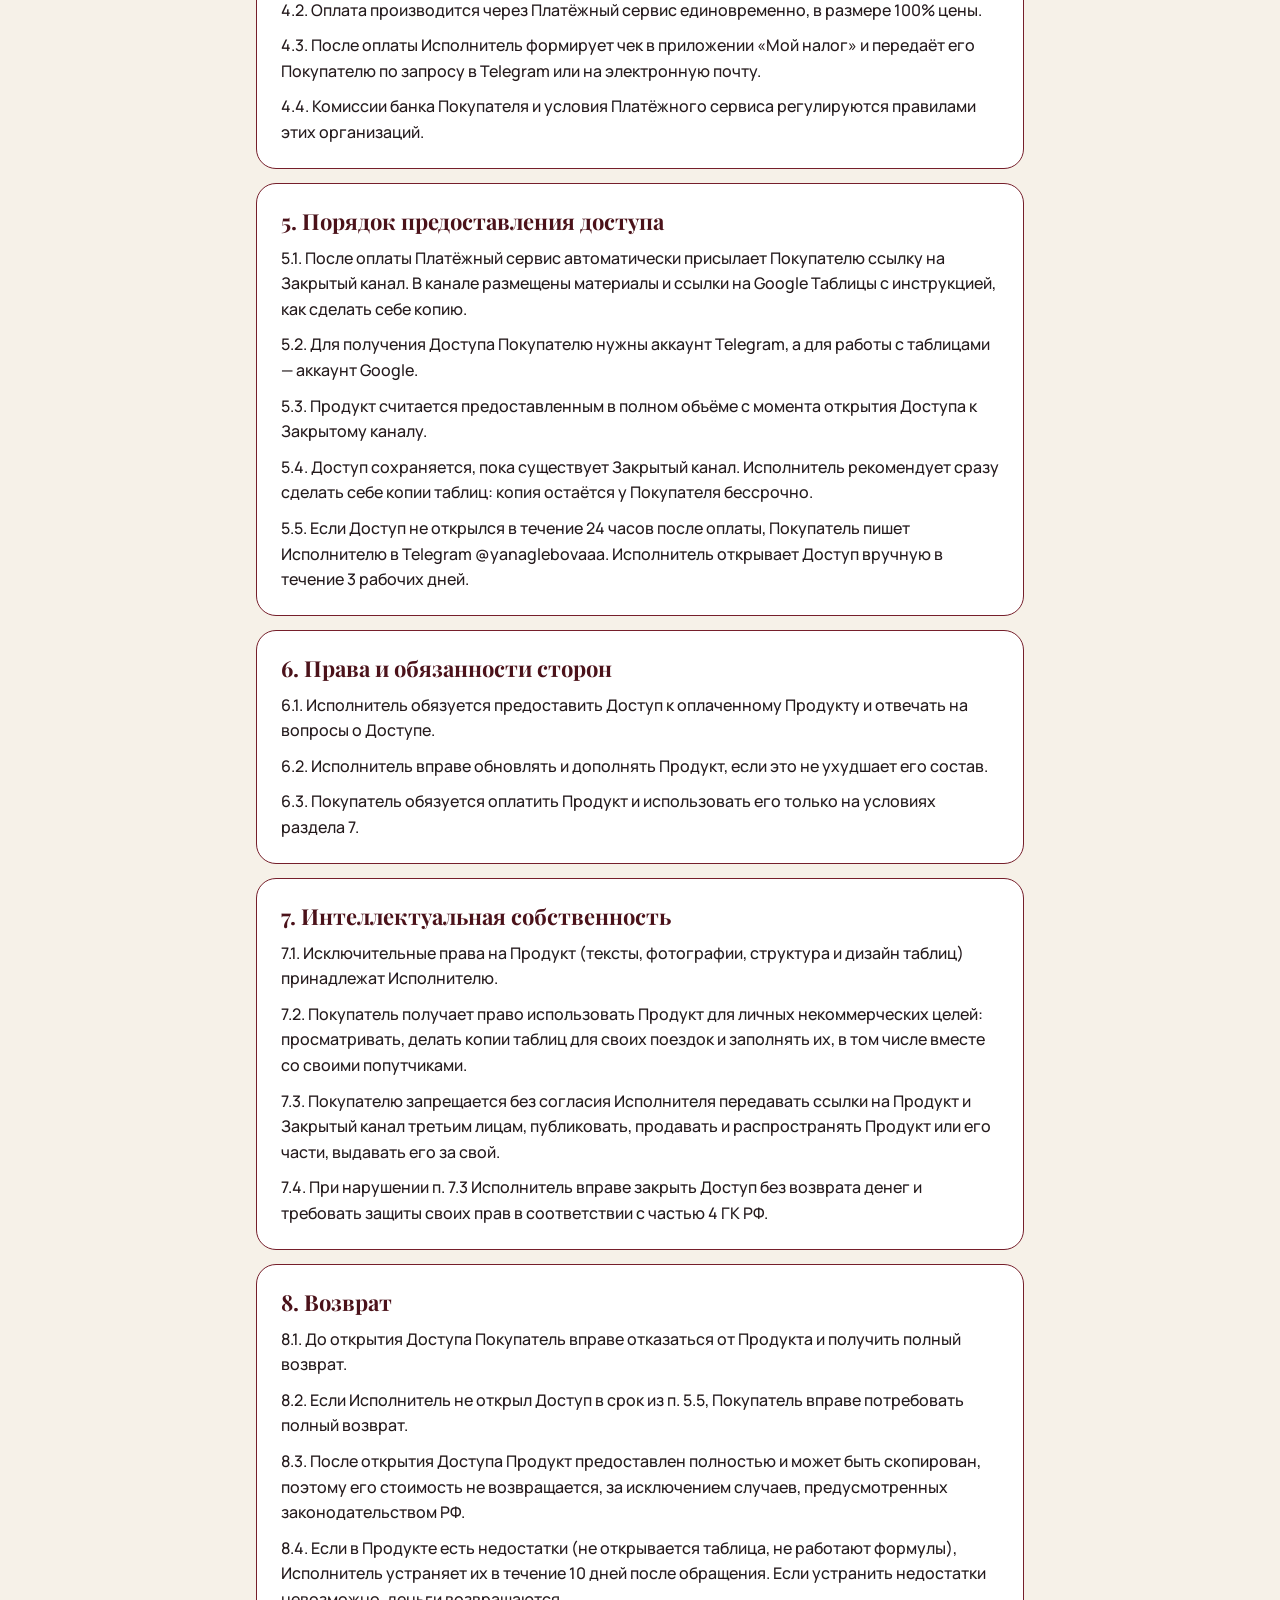
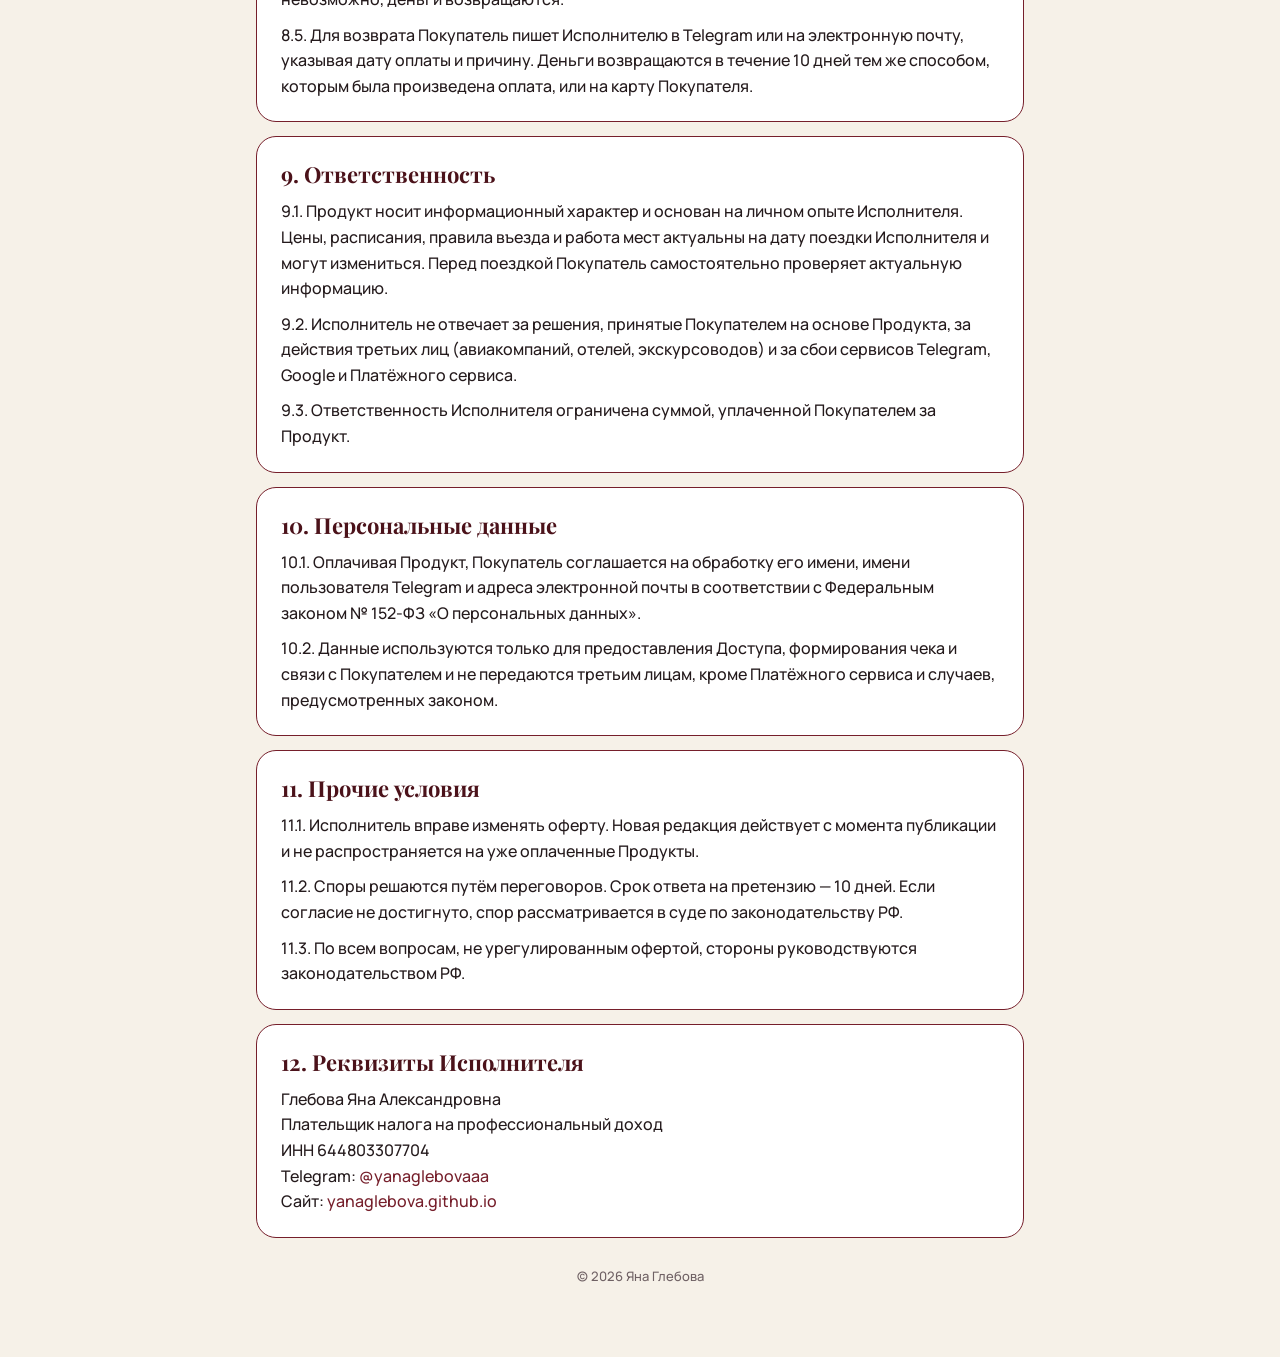
<file: oferta.html>
<!doctype html>
<html lang="ru"><head>
<meta charset="utf-8"><meta name="viewport" content="width=device-width,initial-scale=1,viewport-fit=cover">
<meta name="description" content="Публичная оферта о предоставлении доступа к цифровым материалам">
<title>Публичная оферта · Яна Глебова</title>
<link rel="stylesheet" href="https://fonts.googleapis.com/css2?family=Playfair+Display:ital,wght@0,400;0,500;0,700;0,800;1,400;1,500;1,700&family=Manrope:wght@400;500;600;700&display=swap">
<link rel="stylesheet" href="base.css"><link rel="stylesheet" href="pages.css"><style>
body{background:var(--paper)}
main{max-width:800px;margin:0 auto;padding:36px 16px 70px}
.back{display:inline-block;color:var(--wine);font-weight:700;font-size:14px;margin-bottom:22px}
header{background:var(--dark);color:var(--cream);border-radius:28px;padding:38px 32px;margin-bottom:26px;position:relative;overflow:hidden}
header:before{content:"";position:absolute;inset:0;background:repeating-linear-gradient(90deg,rgba(196,210,222,.08) 0 14px,transparent 14px 30px)}
header>*{position:relative}
h1{font:800 clamp(32px,6vw,52px)/1.05 var(--fd);margin:0;letter-spacing:-.02em}.sub{margin:10px 0 0;color:var(--rose);font-weight:600}.ed{margin:14px 0 0;font-size:13.5px;opacity:.8}
section{background:#fff;border:1.5px solid var(--wine);border-radius:20px;padding:22px 24px;margin-bottom:14px}
h2{margin:0 0 10px;font:700 22px var(--fd);color:var(--deep)}
p{margin:0 0 10px}p:last-child{margin-bottom:0}ul{margin:0 0 10px;padding-left:20px}
table{width:100%;border-collapse:collapse;margin:6px 0 10px;font-size:15px}th,td{text-align:left;vertical-align:top;padding:10px 8px;border-bottom:1px solid #eadfd5}th{color:var(--bd);font-weight:700;font-size:12.5px;text-transform:uppercase;letter-spacing:.06em}
.req p{margin:0}a{color:var(--wine)}
footer{text-align:center;color:var(--mut);font-size:13px;margin-top:28px}
@media(max-width:560px){header{padding:28px 22px}section{padding:18px 16px}}
</style>
</head><body>
<div class="prog"></div>
<main>
  <a class="back" href="./">← На главную</a>
  <header>
    <h1>Публичная оферта</h1>
    <p class="sub">о предоставлении доступа к цифровым материалам</p>
    <p class="ed">Редакция от 31 октября 2026 г.</p>
  </header>

  <section>
    <h2>1. Общие положения</h2>
    <p>1.1. Настоящий документ является публичной офертой (п. 2 ст. 437 Гражданского кодекса РФ) Глебовой Яны Александровны, плательщика налога на профессиональный доход, ИНН 644803307704 (далее — «Исполнитель»), заключить договор на условиях ниже с любым дееспособным лицом (далее — «Покупатель»).</p>
    <p>1.2. Полным и безоговорочным принятием (акцептом) оферты считается оплата Продукта (п. 3 ст. 438 ГК РФ). Оплачивая Продукт, Покупатель подтверждает, что ознакомился с офертой и согласен с ней.</p>
    <p>1.3. Оферта опубликована на сайте Исполнителя yanaglebova.github.io и действует до её отзыва.</p>
  </section>

  <section>
    <h2>2. Термины</h2>
    <ul>
      <li><b>Продукт</b> — цифровые материалы Исполнителя (шаблоны таблиц, гайды, тексты, фотографии), перечисленные в разделе 3.</li>
      <li><b>Доступ</b> — возможность просматривать и копировать Продукт для личного пользования.</li>
      <li><b>Закрытый канал</b> — закрытый канал в Telegram, в котором размещён Продукт.</li>
      <li><b>Платёжный сервис</b> — сервис Tribute, через который принимается оплата и автоматически открывается Доступ к Закрытому каналу.</li>
    </ul>
  </section>

  <section>
    <h2>3. Предмет договора</h2>
    <p>3.1. Исполнитель предоставляет Покупателю Доступ к выбранному Продукту, а Покупатель оплачивает его.</p>
    <p>3.2. Перечень Продуктов:</p>
    <table>
      <tr><th>Продукт</th><th>Что входит</th></tr>
      <tr><td>Планер путешествий</td><td>шаблон Google Таблицы из 6 вкладок; две заполненные копии с маршрутами Исполнителя (Стамбул, Кольский полуостров)</td></tr>
      <tr><td>Гайд «Пекин + Шанхай за 12 дней»</td><td>маршрут по дням, фотоспоты и советы из поездки Исполнителя</td></tr>
    </table>
    <p>3.3. Актуальный состав и цена каждого Продукта указаны на его странице на сайте или в Платёжном сервисе на момент оплаты. Новые Продукты Исполнителя продаются на тех же условиях.</p>
    <p>3.4. Продукт не включает индивидуальные консультации, составление маршрута под Покупателя и бронирование услуг. Исполнитель не является туроператором или турагентом.</p>
  </section>

  <section>
    <h2>4. Цена и оплата</h2>
    <p>4.1. Цена Продукта указывается в рублях на его странице и в Платёжном сервисе. Исполнитель не является плательщиком НДС, НДС не начисляется.</p>
    <p>4.2. Оплата производится через Платёжный сервис единовременно, в размере 100% цены.</p>
    <p>4.3. После оплаты Исполнитель формирует чек в приложении «Мой налог» и передаёт его Покупателю по запросу в Telegram или на электронную почту.</p>
    <p>4.4. Комиссии банка Покупателя и условия Платёжного сервиса регулируются правилами этих организаций.</p>
  </section>

  <section>
    <h2>5. Порядок предоставления доступа</h2>
    <p>5.1. После оплаты Платёжный сервис автоматически присылает Покупателю ссылку на Закрытый канал. В канале размещены материалы и ссылки на Google Таблицы с инструкцией, как сделать себе копию.</p>
    <p>5.2. Для получения Доступа Покупателю нужны аккаунт Telegram, а для работы с таблицами — аккаунт Google.</p>
    <p>5.3. Продукт считается предоставленным в полном объёме с момента открытия Доступа к Закрытому каналу.</p>
    <p>5.4. Доступ сохраняется, пока существует Закрытый канал. Исполнитель рекомендует сразу сделать себе копии таблиц: копия остаётся у Покупателя бессрочно.</p>
    <p>5.5. Если Доступ не открылся в течение 24 часов после оплаты, Покупатель пишет Исполнителю в Telegram @yanaglebovaaa. Исполнитель открывает Доступ вручную в течение 3 рабочих дней.</p>
  </section>

  <section>
    <h2>6. Права и обязанности сторон</h2>
    <p>6.1. Исполнитель обязуется предоставить Доступ к оплаченному Продукту и отвечать на вопросы о Доступе.</p>
    <p>6.2. Исполнитель вправе обновлять и дополнять Продукт, если это не ухудшает его состав.</p>
    <p>6.3. Покупатель обязуется оплатить Продукт и использовать его только на условиях раздела 7.</p>
  </section>

  <section>
    <h2>7. Интеллектуальная собственность</h2>
    <p>7.1. Исключительные права на Продукт (тексты, фотографии, структура и дизайн таблиц) принадлежат Исполнителю.</p>
    <p>7.2. Покупатель получает право использовать Продукт для личных некоммерческих целей: просматривать, делать копии таблиц для своих поездок и заполнять их, в том числе вместе со своими попутчиками.</p>
    <p>7.3. Покупателю запрещается без согласия Исполнителя передавать ссылки на Продукт и Закрытый канал третьим лицам, публиковать, продавать и распространять Продукт или его части, выдавать его за свой.</p>
    <p>7.4. При нарушении п. 7.3 Исполнитель вправе закрыть Доступ без возврата денег и требовать защиты своих прав в соответствии с частью 4 ГК РФ.</p>
  </section>

  <section>
    <h2>8. Возврат</h2>
    <p>8.1. До открытия Доступа Покупатель вправе отказаться от Продукта и получить полный возврат.</p>
    <p>8.2. Если Исполнитель не открыл Доступ в срок из п. 5.5, Покупатель вправе потребовать полный возврат.</p>
    <p>8.3. После открытия Доступа Продукт предоставлен полностью и может быть скопирован, поэтому его стоимость не возвращается, за исключением случаев, предусмотренных законодательством РФ.</p>
    <p>8.4. Если в Продукте есть недостатки (не открывается таблица, не работают формулы), Исполнитель устраняет их в течение 10 дней после обращения. Если устранить недостатки невозможно, деньги возвращаются.</p>
    <p>8.5. Для возврата Покупатель пишет Исполнителю в Telegram или на электронную почту, указывая дату оплаты и причину. Деньги возвращаются в течение 10 дней тем же способом, которым была произведена оплата, или на карту Покупателя.</p>
  </section>

  <section>
    <h2>9. Ответственность</h2>
    <p>9.1. Продукт носит информационный характер и основан на личном опыте Исполнителя. Цены, расписания, правила въезда и работа мест актуальны на дату поездки Исполнителя и могут измениться. Перед поездкой Покупатель самостоятельно проверяет актуальную информацию.</p>
    <p>9.2. Исполнитель не отвечает за решения, принятые Покупателем на основе Продукта, за действия третьих лиц (авиакомпаний, отелей, экскурсоводов) и за сбои сервисов Telegram, Google и Платёжного сервиса.</p>
    <p>9.3. Ответственность Исполнителя ограничена суммой, уплаченной Покупателем за Продукт.</p>
  </section>

  <section>
    <h2>10. Персональные данные</h2>
    <p>10.1. Оплачивая Продукт, Покупатель соглашается на обработку его имени, имени пользователя Telegram и адреса электронной почты в соответствии с Федеральным законом № 152-ФЗ «О персональных данных».</p>
    <p>10.2. Данные используются только для предоставления Доступа, формирования чека и связи с Покупателем и не передаются третьим лицам, кроме Платёжного сервиса и случаев, предусмотренных законом.</p>
  </section>

  <section>
    <h2>11. Прочие условия</h2>
    <p>11.1. Исполнитель вправе изменять оферту. Новая редакция действует с момента публикации и не распространяется на уже оплаченные Продукты.</p>
    <p>11.2. Споры решаются путём переговоров. Срок ответа на претензию — 10 дней. Если согласие не достигнуто, спор рассматривается в суде по законодательству РФ.</p>
    <p>11.3. По всем вопросам, не урегулированным офертой, стороны руководствуются законодательством РФ.</p>
  </section>

  <section class="req">
    <h2>12. Реквизиты Исполнителя</h2>
    <p>Глебова Яна Александровна</p>
    <p>Плательщик налога на профессиональный доход</p>
    <p>ИНН 644803307704</p>
    <p>Telegram: <a href="https://t.me/yanaglebovaaa">@yanaglebovaaa</a></p>
    <p>Сайт: <a href="./">yanaglebova.github.io</a></p>
  </section>

  <footer>© 2026 Яна Глебова</footer>
</main><script src="base.js"></script></body></html>
</file>
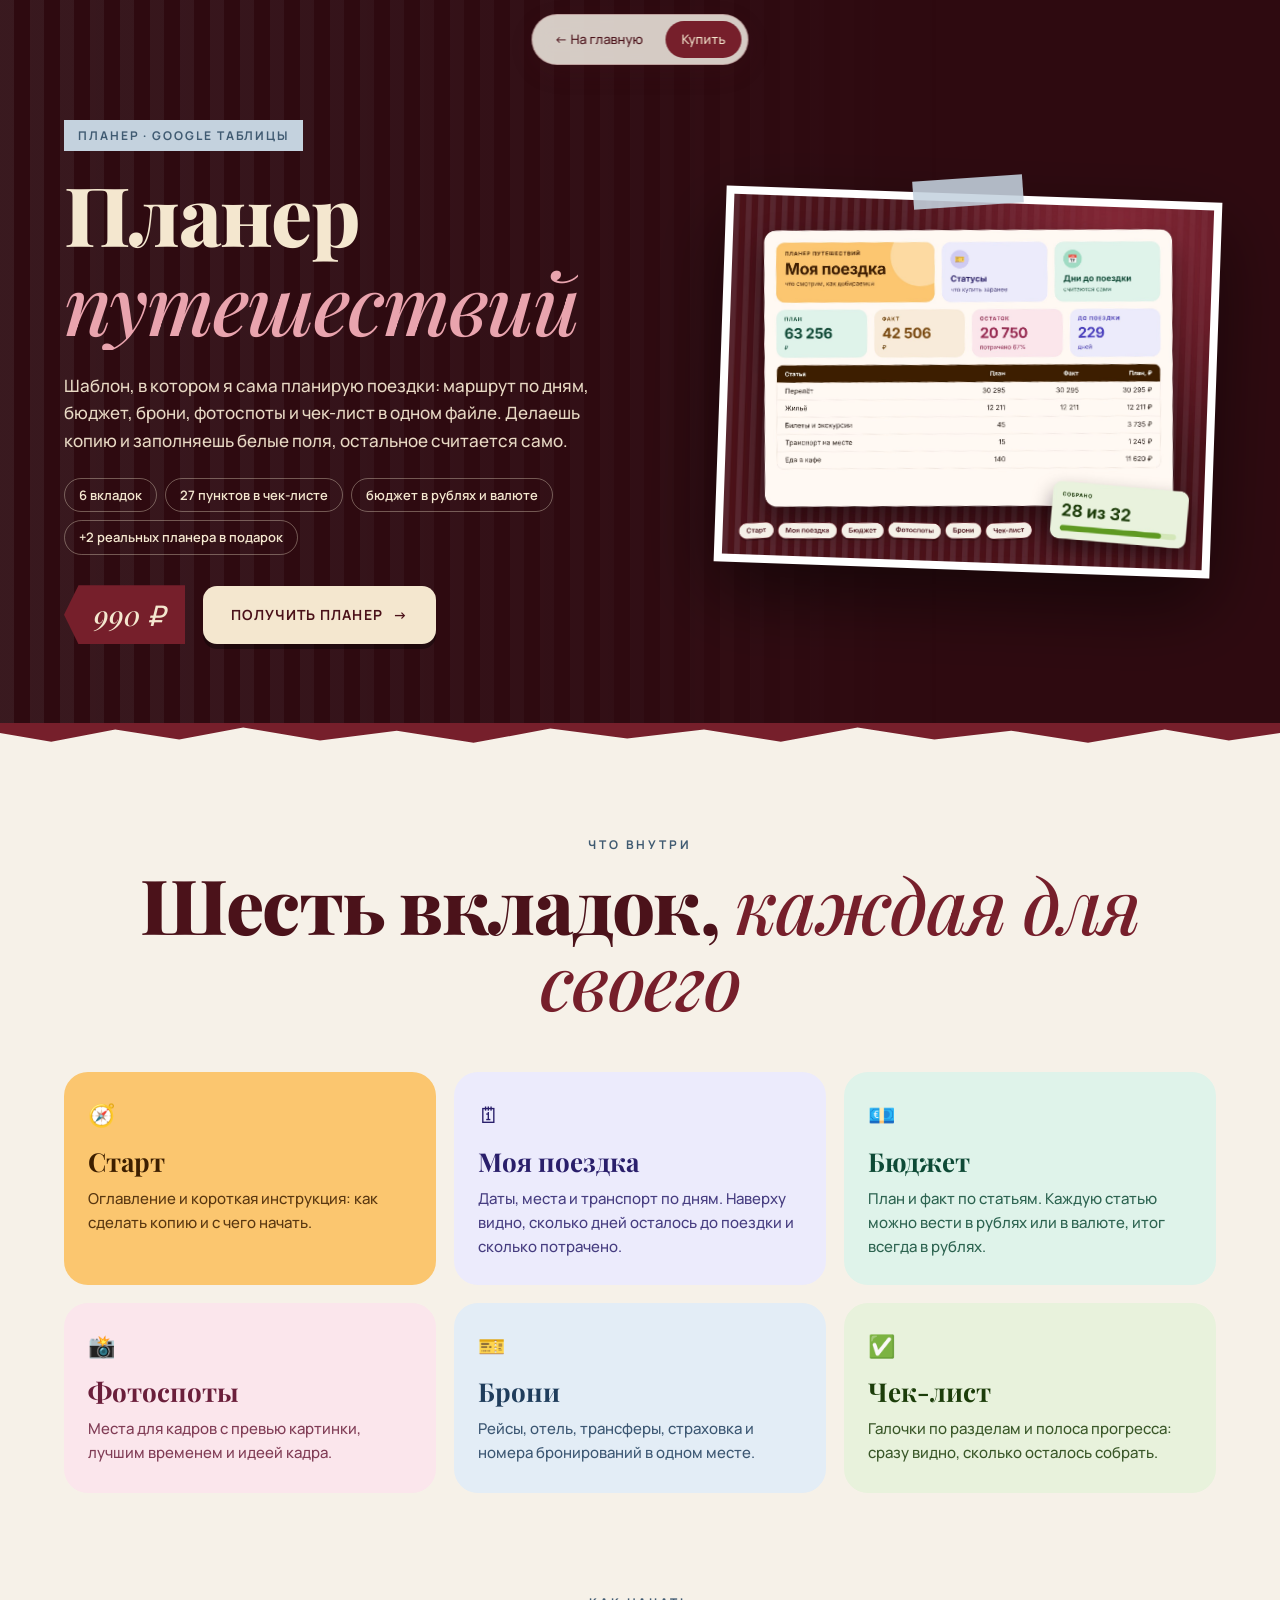
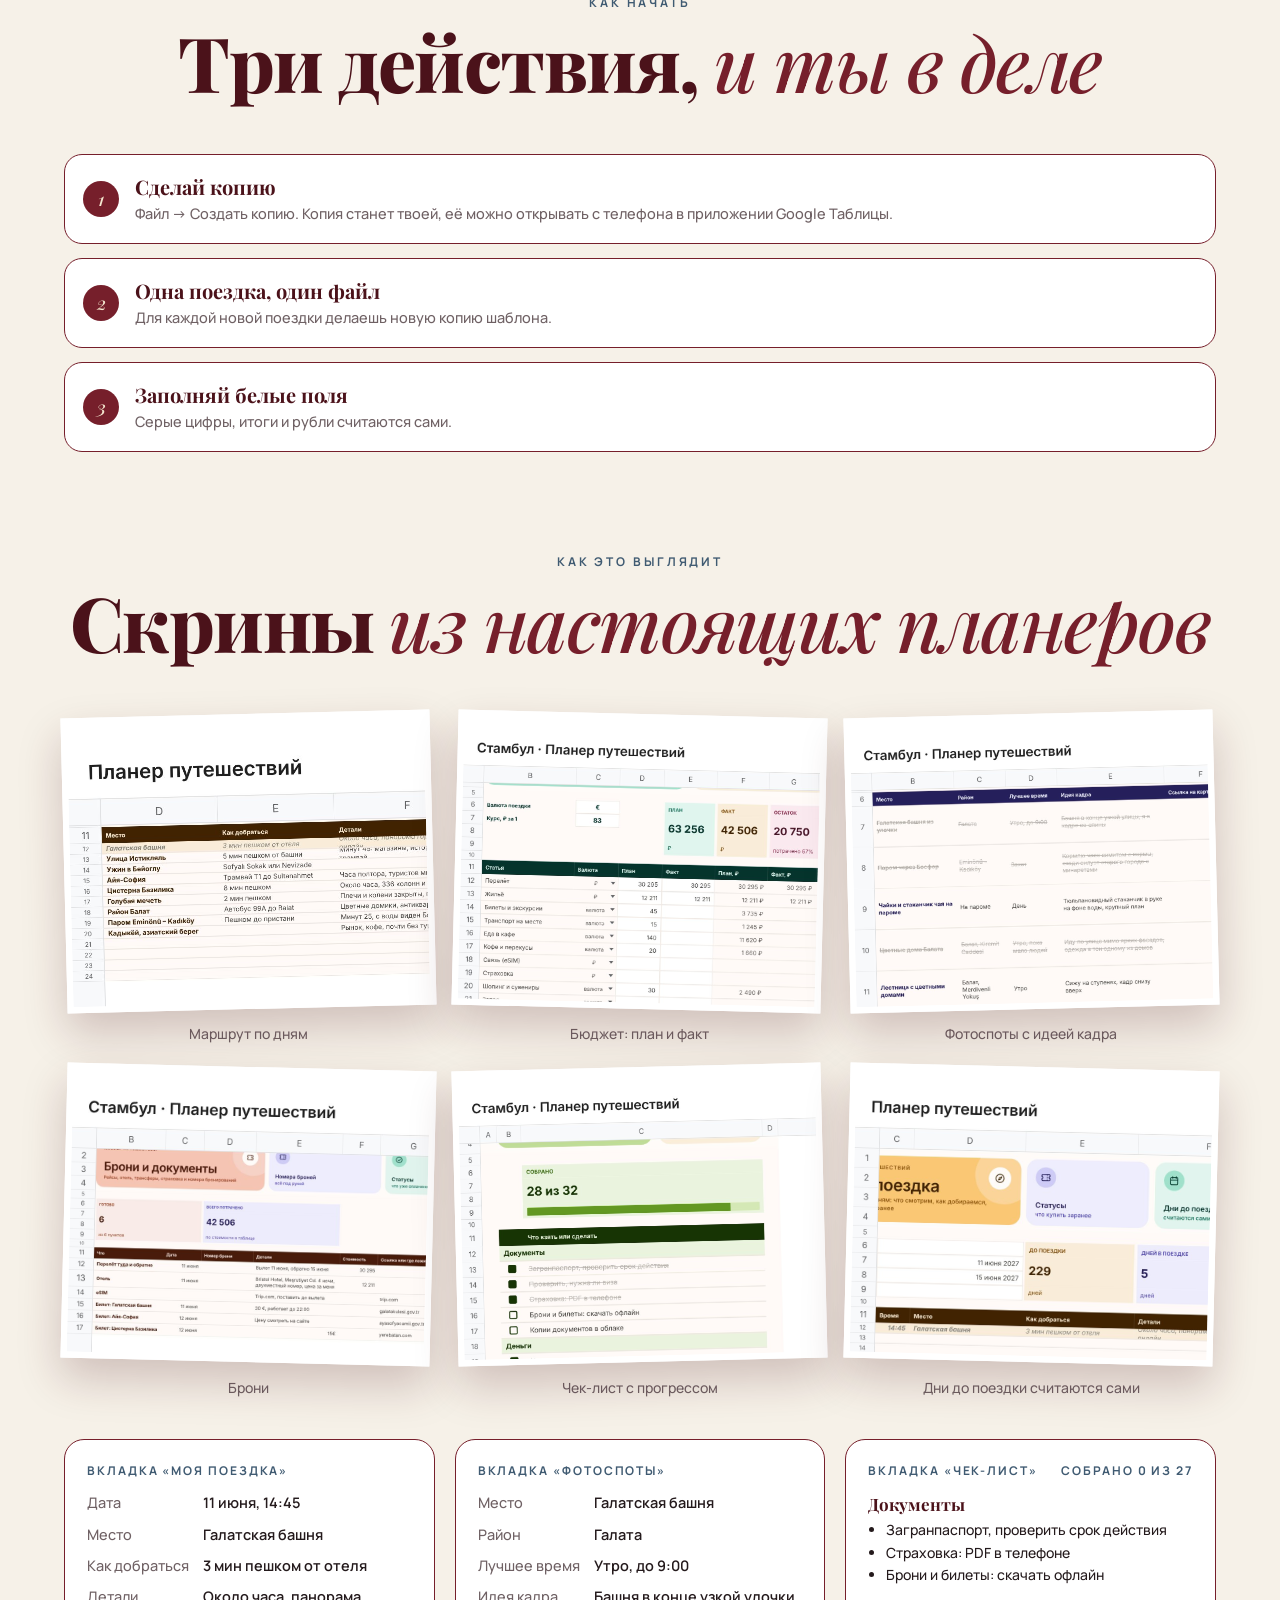
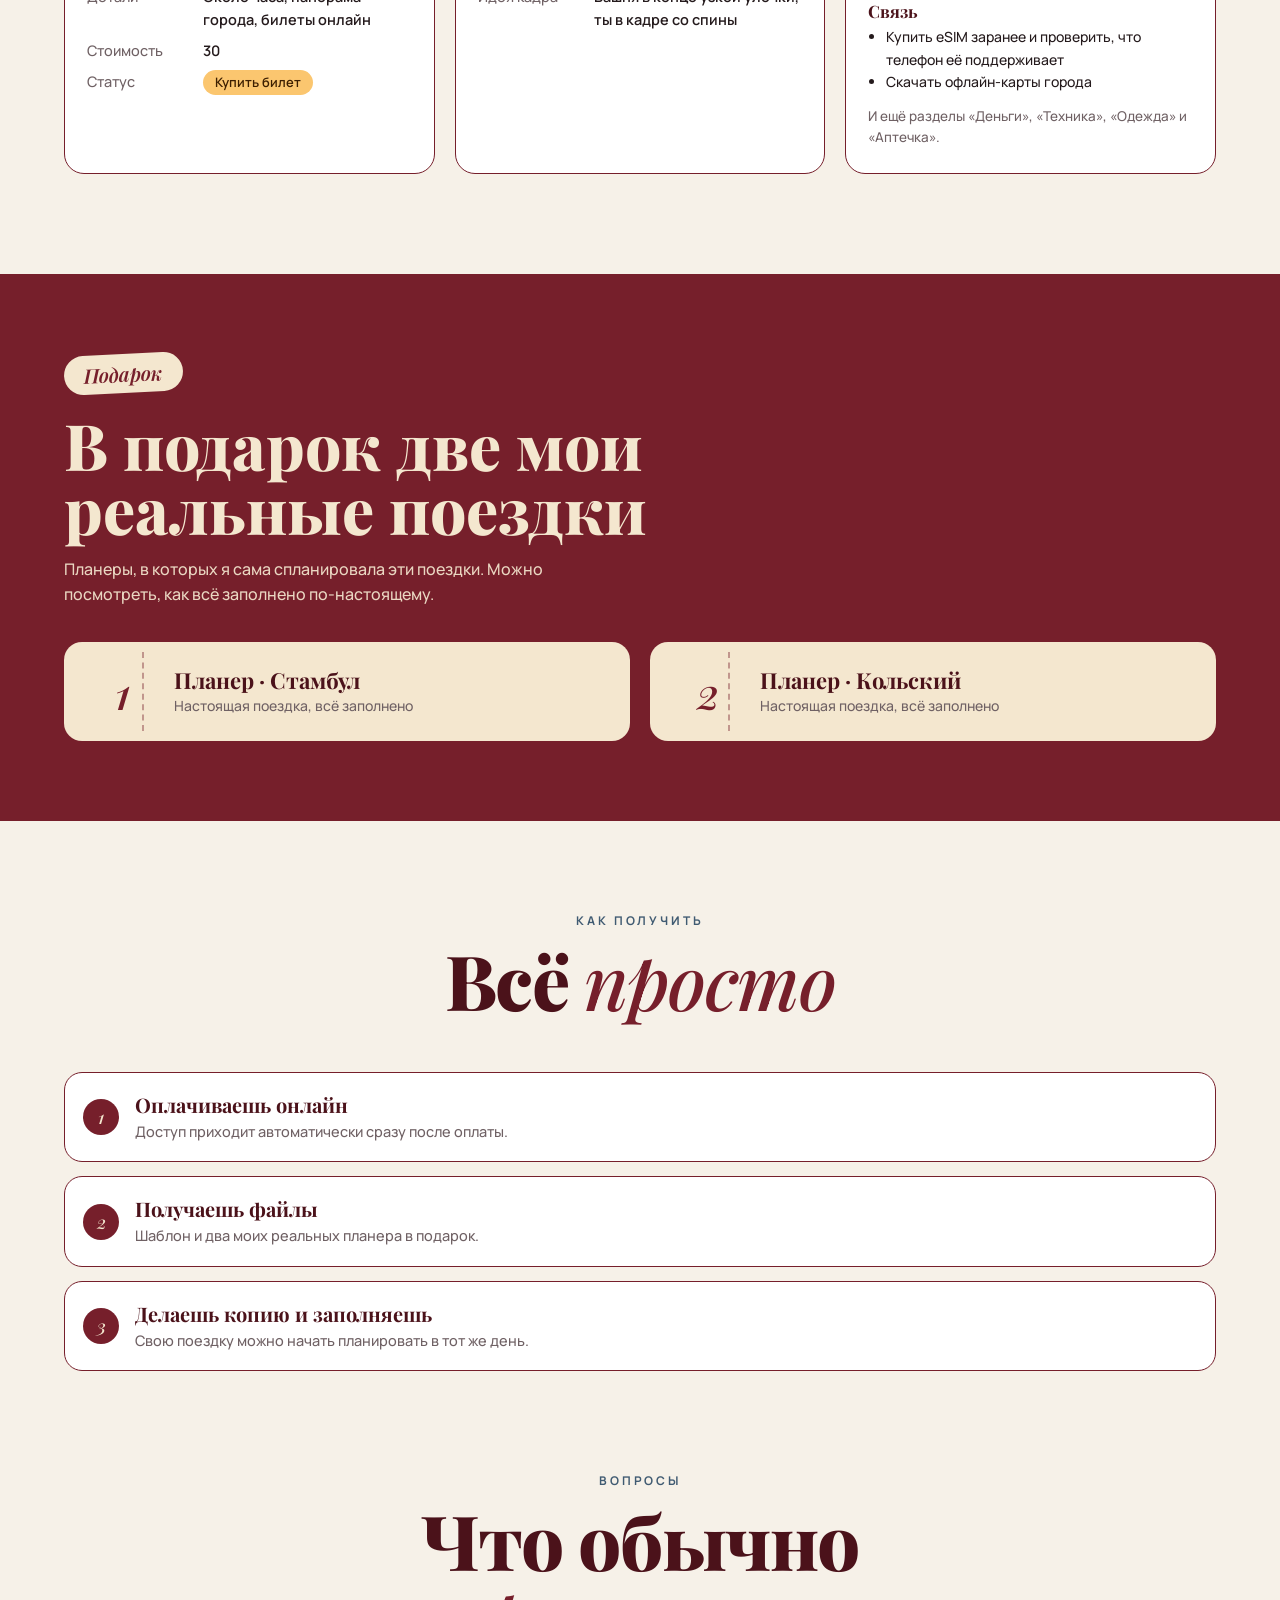
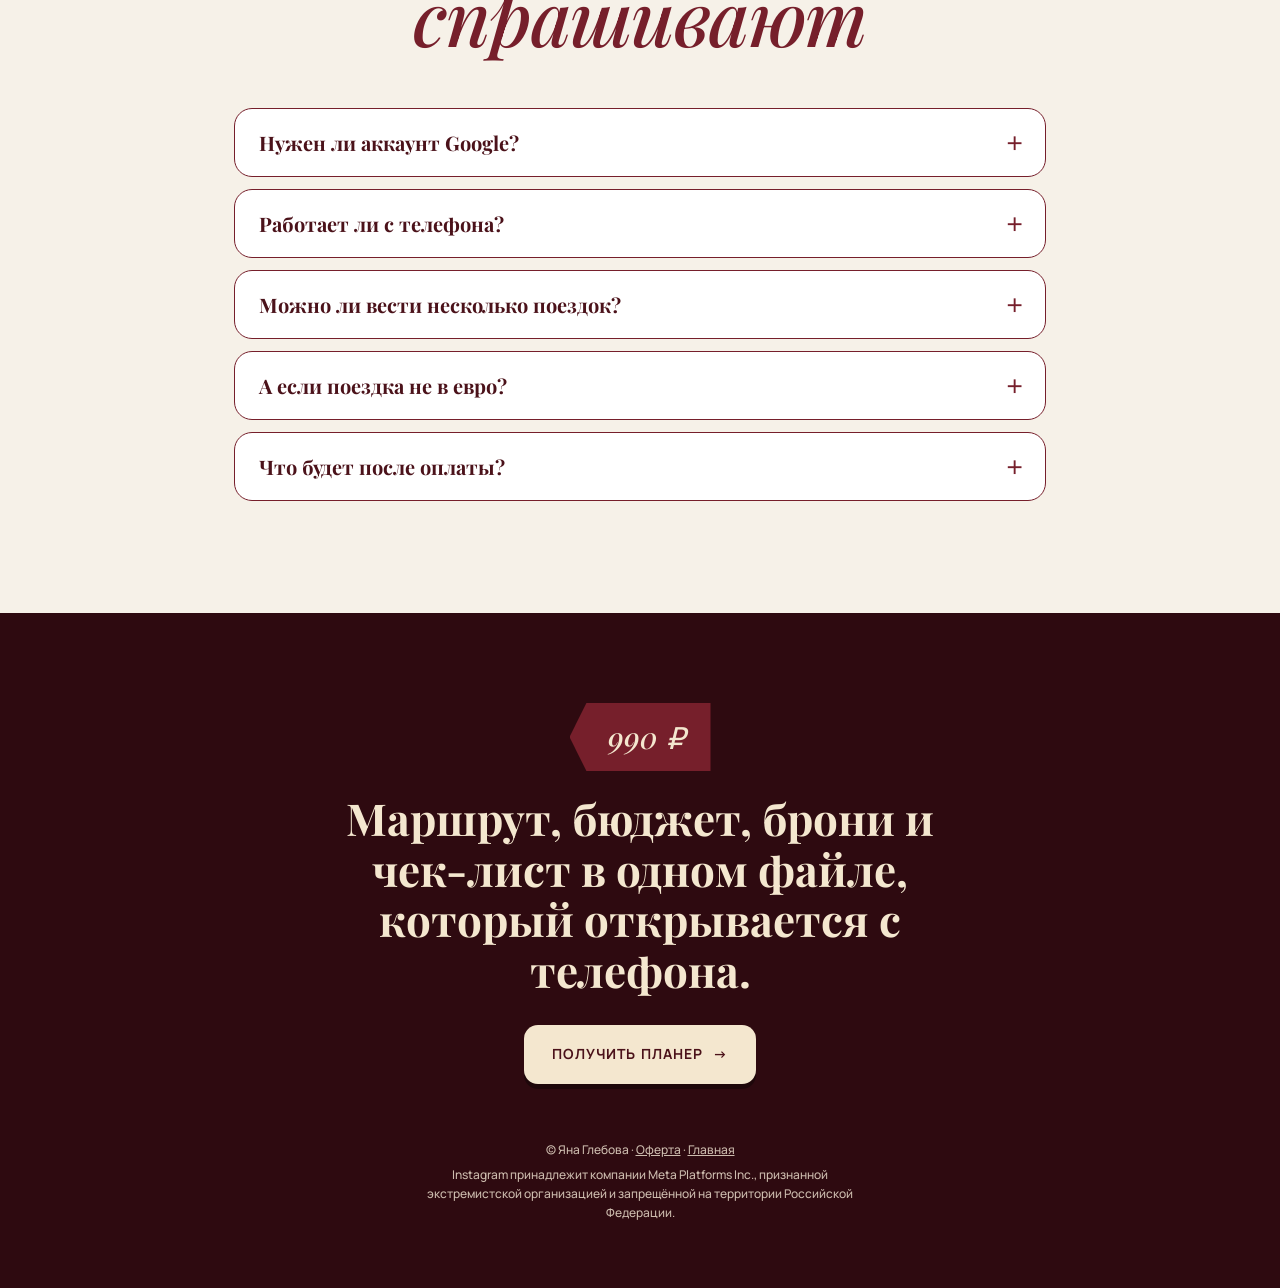
<file: planner.html>
<!doctype html>
<html lang="ru"><head>
<meta charset="utf-8"><meta name="viewport" content="width=device-width,initial-scale=1,viewport-fit=cover">
<meta name="description" content="Шаблон Google Таблиц, в котором я планирую поездки: маршрут, бюджет, брони, фотоспоты и чек-лист.">
<title>Планер путешествий · Яна Глебова</title>
<link rel="stylesheet" href="https://fonts.googleapis.com/css2?family=Playfair+Display:ital,wght@0,400;0,500;0,700;0,800;1,400;1,500;1,700&family=Manrope:wght@400;500;600;700&display=swap">
<link rel="stylesheet" href="base.css"><link rel="stylesheet" href="pages.css">
</head><body>
<div class="prog"></div>
<nav class="nav"><a href="./">← На главную</a><a class="buy" href="#buy">Купить</a></nav>
<header class="phero" id="top"><div class="wrap">
<div><span class="kicker">Планер · Google Таблицы</span><h1 class="sp">Планер <em>путешествий</em></h1>
<p class="lead">Шаблон, в котором я сама планирую поездки: маршрут по дням, бюджет, брони, фотоспоты и чек-лист в одном файле. Делаешь копию и заполняешь белые поля, остальное считается само.</p>
<ul class="facts"><li>6 вкладок</li><li>27 пунктов в чек-листе</li><li>бюджет в рублях и валюте</li><li>+2 реальных планера в подарок</li></ul>
<div class="buy"><span class="tagp" style="font-size:28px">990 ₽</span><a class="btn c" href="https://web.tribute.tg/s/19SW">Получить планер <span class="ar">→</span></a></div></div>
<div class="pimg"><span class="tape"></span><div class="fr"><img src="cover-planner.jpg" alt="Планер путешествий"></div></div>
</div></header>
<div class="torn f" style="margin-top:-1px"></div>
<section class="psec"><div class="wrap"><div class="h2 rv"><small>Что внутри</small><h2>Шесть вкладок, <em>каждая для своего</em></h2></div><div class="tiles"><div class="tile t1 rv" style="--d:0.0s"><span class="e">🧭</span><b>Старт</b><p>Оглавление и короткая инструкция: как сделать копию и с чего начать.</p></div><div class="tile t2 rv" style="--d:0.06s"><span class="e">🗓</span><b>Моя поездка</b><p>Даты, места и транспорт по дням. Наверху видно, сколько дней осталось до поездки и сколько потрачено.</p></div><div class="tile t3 rv" style="--d:0.12s"><span class="e">💶</span><b>Бюджет</b><p>План и факт по статьям. Каждую статью можно вести в рублях или в валюте, итог всегда в рублях.</p></div><div class="tile t4 rv" style="--d:0.18s"><span class="e">📸</span><b>Фотоспоты</b><p>Места для кадров с превью картинки, лучшим временем и идеей кадра.</p></div><div class="tile t5 rv" style="--d:0.24s"><span class="e">🎫</span><b>Брони</b><p>Рейсы, отель, трансферы, страховка и номера бронирований в одном месте.</p></div><div class="tile t6 rv" style="--d:0.3s"><span class="e">✅</span><b>Чек-лист</b><p>Галочки по разделам и полоса прогресса: сразу видно, сколько осталось собрать.</p></div></div></div></section>
<section class="psec"><div class="wrap"><div class="h2 rv"><small>Как начать</small><h2>Три действия, <em>и ты в деле</em></h2></div>
<ol class="lst rv"><li><b>Сделай копию</b><p>Файл → Создать копию. Копия станет твоей, её можно открывать с телефона в приложении Google Таблицы.</p></li>
<li><b>Одна поездка, один файл</b><p>Для каждой новой поездки делаешь новую копию шаблона.</p></li>
<li><b>Заполняй белые поля</b><p>Серые цифры, итоги и рубли считаются сами.</p></li></ol></div></section>
<section class="psec"><div class="wrap"><div class="h2 rv"><small>Как это выглядит</small><h2>Скрины <em>из настоящих планеров</em></h2></div>
<div class="gal"><figure class="shot rv"><div class="img"><img src="s1.jpg" alt="Маршрут"></div><figcaption>Маршрут по дням</figcaption></figure><figure class="shot rv" style="--d:.1s"><div class="img"><img src="s2.jpg" alt="Бюджет"></div><figcaption>Бюджет: план и факт</figcaption></figure><figure class="shot rv" style="--d:.2s"><div class="img"><img src="s3.jpg" alt="Фотоспоты"></div><figcaption>Фотоспоты с идеей кадра</figcaption></figure>
<figure class="shot rv"><div class="img"><img src="s4.jpg" alt="Брони"></div><figcaption>Брони</figcaption></figure><figure class="shot rv" style="--d:.1s"><div class="img"><img src="s5.jpg" alt="Чек-лист"></div><figcaption>Чек-лист с прогрессом</figcaption></figure><figure class="shot rv" style="--d:.2s"><div class="img"><img src="s6.jpg" alt="Дни до поездки"></div><figcaption>Дни до поездки считаются сами</figcaption></figure></div>
<div class="fill">
<div class="fcard rv"><p class="cap"><span>Вкладка «Моя поездка»</span></p><dl><dt>Дата</dt><dd>11 июня, 14:45</dd><dt>Место</dt><dd>Галатская башня</dd><dt>Как добраться</dt><dd>3 мин пешком от отеля</dd><dt>Детали</dt><dd>Около часа, панорама города, билеты онлайн</dd><dt>Стоимость</dt><dd>30</dd><dt>Статус</dt><dd><span class="st-pill">Купить билет</span></dd></dl></div>
<div class="fcard rv" style="--d:.1s"><p class="cap"><span>Вкладка «Фотоспоты»</span></p><dl><dt>Место</dt><dd>Галатская башня</dd><dt>Район</dt><dd>Галата</dd><dt>Лучшее время</dt><dd>Утро, до 9:00</dd><dt>Идея кадра</dt><dd>Башня в конце узкой улочки, ты в кадре со спины</dd></dl></div>
<div class="fcard rv" style="--d:.2s"><p class="cap"><span>Вкладка «Чек-лист»</span><span>собрано 0 из 27</span></p><h4>Документы</h4><ul><li>Загранпаспорт, проверить срок действия</li><li>Страховка: PDF в телефоне</li><li>Брони и билеты: скачать офлайн</li></ul><h4>Связь</h4><ul><li>Купить eSIM заранее и проверить, что телефон её поддерживает</li><li>Скачать офлайн-карты города</li></ul><p class="m">И ещё разделы «Деньги», «Техника», «Одежда» и «Аптечка».</p></div>
</div></div></section>
<section class="gift"><div class="wrap rv"><span class="sticker">Подарок</span><h2>В подарок две мои реальные поездки</h2><p>Планеры, в которых я сама спланировала эти поездки. Можно посмотреть, как всё заполнено по-настоящему.</p>
<div class="tickets"><div class="ticket"><span class="n">1</span><div><b>Планер · Стамбул</b><span>Настоящая поездка, всё заполнено</span></div></div><div class="ticket"><span class="n">2</span><div><b>Планер · Кольский</b><span>Настоящая поездка, всё заполнено</span></div></div></div></div></section>
<section class="psec"><div class="wrap"><div class="h2 rv"><small>Как получить</small><h2>Всё <em>просто</em></h2></div>
<ol class="lst rv"><li><b>Оплачиваешь онлайн</b><p>Доступ приходит автоматически сразу после оплаты.</p></li><li><b>Получаешь файлы</b><p>Шаблон и два моих реальных планера в подарок.</p></li><li><b>Делаешь копию и заполняешь</b><p>Свою поездку можно начать планировать в тот же день.</p></li></ol></div></section>
<section class="psec faq"><div class="wrap" style="max-width:860px"><div class="h2 rv"><small>Вопросы</small><h2>Что обычно <em>спрашивают</em></h2></div>
<details class="rv"><summary>Нужен ли аккаунт Google?</summary><p>Да, бесплатный. Копия шаблона создаётся в твоём Google Диске и дальше работает как обычная таблица.</p></details>
<details class="rv"><summary>Работает ли с телефона?</summary><p>Да, таблица открывается в приложении Google Таблицы на телефоне и в браузере на компьютере.</p></details>
<details class="rv"><summary>Можно ли вести несколько поездок?</summary><p>Одна поездка — один файл. Для каждой новой поездки делаешь новую копию шаблона.</p></details>
<details class="rv"><summary>А если поездка не в евро?</summary><p>Валюту поездки и курс указываешь в начале вкладки «Бюджет». Каждую статью можно вести в рублях или в валюте, итог всегда в рублях.</p></details>
<details class="rv"><summary>Что будет после оплаты?</summary><p>Доступ откроется сразу, и ты получишь шаблон и два моих реальных планера в подарок.</p></details></div></section>
<section class="final" id="buy"><div class="wrap"><span class="tagp">990 ₽</span><p class="q">Маршрут, бюджет, брони и чек-лист в одном файле, который открывается с телефона.</p><a class="btn c" href="https://web.tribute.tg/s/19SW">Получить планер <span class="ar">→</span></a><div class="foot"><p>© Яна Глебова · <a href="oferta.html">Оферта</a> · <a href="./">Главная</a></p><p>Instagram принадлежит компании Meta Platforms Inc., признанной экстремистской организацией и запрещённой на территории Российской Федерации.</p></div>
</div></section>
<div class="sticky"><a class="a1" href="https://web.tribute.tg/s/19SW">Получить планер · 990 ₽</a></div>
<script src="base.js"></script></body></html>
</file>
<file: base.css>
:root{--paper:#F6F1E8;--paper2:#EDE6D9;--ink:#241A1C;--mut:#6F6164;--wine:#761F2B;--deep:#4B121A;--dark:#2e0a10;--blue:#C4D2DE;--bd:#405B72;--cream:#F4E7CF;--rose:#e9a4ae;--fd:'Playfair Display',Georgia,serif;--fb:Manrope,system-ui,sans-serif}
*{box-sizing:border-box}html{scroll-behavior:smooth;overflow-x:clip}
body{margin:0;background:var(--paper);color:var(--ink);font:500 16px/1.6 var(--fb);overflow-x:clip}
a{color:inherit;text-decoration:none}
.wrap{max-width:1200px;margin:0 auto;padding:0 24px}
.stripe{background-image:repeating-linear-gradient(90deg,var(--blue) 0 14px,var(--paper) 14px 30px)}
.prog{position:fixed;left:0;top:0;height:3px;background:var(--wine);z-index:70;width:0}
.rv{opacity:0;transform:translateY(38px);transition:opacity .9s cubic-bezier(.2,.7,.2,1),transform .9s cubic-bezier(.2,.7,.2,1);transition-delay:var(--d,0s)}.rv.in{opacity:1;transform:none}
.clip img{clip-path:inset(0 0 100% 0);transition:clip-path 1.3s cubic-bezier(.7,0,.2,1),transform 1.2s cubic-bezier(.2,.8,.2,1)}.clip.in img{clip-path:inset(0)}
@media(prefers-reduced-motion:reduce){*{animation:none!important;transition:none!important}.rv{opacity:1;transform:none}.clip img{clip-path:none}}
/* nav */
.nav{position:fixed;top:14px;left:50%;transform:translateX(-50%);z-index:60;display:flex;gap:6px;background:rgba(246,241,232,.84);backdrop-filter:blur(12px);border:1px solid rgba(118,31,43,.25);border-radius:999px;padding:6px;box-shadow:0 8px 24px rgba(75,18,26,.14)}
.nav a{padding:8px 16px;border-radius:999px;font-size:13px;color:var(--deep);white-space:nowrap;transition:background .2s}.nav a:hover{background:var(--blue)}.nav a.buy{background:var(--wine);color:var(--cream)}
/* headline word animation */
.sp .w{display:inline-block;overflow:hidden;vertical-align:top;padding-bottom:.1em}
.sp .w i{display:inline-block;font-style:inherit;transform:translateY(112%);animation:up 1s cubic-bezier(.2,.8,.2,1) forwards;animation-delay:calc(var(--i)*.1s + .15s)}
@keyframes up{to{transform:none}}
@keyframes fade{from{opacity:0;transform:translateY(16px)}}
@keyframes bob{0%,100%{transform:translateY(0) rotate(var(--r,0deg))}50%{transform:translateY(-9px) rotate(var(--r,0deg))}}
@keyframes sw{0%,100%{transform:rotate(8deg)}50%{transform:rotate(-2deg)}}
@keyframes mq{to{transform:translateX(-50%)}}
/* buttons */
.btn{display:inline-flex;align-items:center;gap:10px;background:var(--wine);color:var(--cream);font-weight:700;font-size:14px;letter-spacing:.08em;text-transform:uppercase;padding:18px 28px;border-radius:14px;box-shadow:0 5px 0 var(--deep);transition:transform .15s,box-shadow .15s;cursor:pointer}
.btn:hover{transform:translateY(-3px);box-shadow:0 8px 0 var(--deep)}.btn:active{transform:translateY(3px);box-shadow:0 2px 0 var(--deep)}
.btn.o{background:var(--paper);color:var(--wine);border:1.5px solid var(--wine);box-shadow:0 5px 0 var(--wine)}
.btn.c{background:var(--cream);color:var(--deep);box-shadow:0 5px 0 rgba(0,0,0,.35)}
.btn .ar{transition:transform .2s}.btn:hover .ar{transform:translateX(5px)}
/* torn edge + marquee */
.torn{height:22px;background:var(--wine);clip-path:polygon(0 100%,0 55%,4% 15%,9% 70%,14% 25%,19% 80%,25% 20%,31% 65%,37% 10%,43% 75%,49% 30%,55% 70%,61% 15%,67% 80%,73% 25%,79% 65%,85% 10%,91% 70%,96% 20%,100% 55%,100% 100%)}
.torn.f{transform:scaleY(-1)}
.mq{background:var(--wine);color:var(--cream);overflow:hidden;white-space:nowrap;padding:16px 0}.mq div{display:inline-block;animation:mq 30s linear infinite}
.mq span{font:italic 500 clamp(24px,3.6vw,40px) var(--fd);margin:0 24px}.mq b{color:var(--blue);font-weight:400}
/* headings */
.h2{text-align:center;margin:0 0 54px}.h2 small{display:block;font-size:12px;letter-spacing:.24em;text-transform:uppercase;color:var(--bd);font-weight:700;margin-bottom:12px}
.h2 h2{font:800 clamp(38px,6vw,76px)/1 var(--fd);margin:0;color:var(--deep);letter-spacing:-.02em}.h2 h2 em{font-weight:500;color:var(--wine)}
/* product pieces */
.kick{display:inline-block;background:var(--blue);color:var(--bd);font-size:11px;font-weight:700;letter-spacing:.14em;text-transform:uppercase;padding:5px 11px}
.tagp{display:inline-block;background:var(--wine);color:var(--cream);font:italic 500 22px var(--fd);padding:11px 20px 11px 30px;clip-path:polygon(0 50%,12% 0,100% 0,100% 100%,12% 100%)}
.ul{list-style:none;margin:0;padding:0;display:grid;gap:8px;font-size:14.5px}.ul li{padding-left:22px;position:relative}.ul li:before{content:"";position:absolute;left:0;top:.72em;width:11px;height:2px;background:var(--wine)}
.more{font-size:14px;color:var(--wine);text-decoration:underline;text-underline-offset:4px}
.acts{display:flex;gap:16px;align-items:center;flex-wrap:wrap}
.soon{border:1.5px dashed rgba(118,31,43,.45);border-radius:6px;padding:34px 28px;text-align:center;color:var(--mut)}
.soon b{display:block;font:italic 600 28px var(--fd);color:var(--wine);margin-bottom:6px}
/* stats, contacts, footer */
.num{background:var(--wine);color:var(--cream);padding:80px 0}.num .g{display:grid;grid-template-columns:repeat(4,1fr);gap:20px;text-align:center}
.num b{display:block;font:800 clamp(44px,6vw,84px)/1 var(--fd)}.num span{font-size:13px;letter-spacing:.1em;text-transform:uppercase;opacity:.88}
.cl{display:grid;gap:12px}.cl a{display:flex;align-items:center;gap:14px;border:1.5px solid var(--wine);border-radius:999px;padding:15px 24px;transition:transform .25s,background .25s,color .25s}
.cl a:hover{background:var(--wine);color:var(--cream);transform:translateX(8px)}.cl b{font:700 22px var(--fd);flex:1}.cl span{font-size:13px;opacity:.8}
.cl.dk a{border-color:rgba(244,231,207,.35)}.cl.dk a:hover{background:rgba(244,231,207,.16);color:var(--cream)}
.foot{text-align:center;font-size:12px;color:var(--mut);padding:34px 20px 120px}.foot p{margin:6px auto;max-width:58ch}.foot a{text-decoration:underline}
.foot.dk{background:var(--dark);color:#cdbcae}
.sticky{position:fixed;left:12px;right:12px;bottom:calc(12px + env(safe-area-inset-bottom));z-index:65;display:none;gap:10px;transform:translateY(150%);transition:transform .5s cubic-bezier(.2,.8,.2,1)}.sticky.show{transform:none}
.sticky a{flex:1;text-align:center;padding:15px 6px;border-radius:14px;font-weight:700;font-size:13px;box-shadow:0 12px 28px rgba(75,18,26,.4)}.sticky .a1{background:var(--wine);color:var(--cream)}.sticky .a2{background:var(--paper);color:var(--wine);border:1.5px solid var(--wine)}
/* statement */
.stm p{font:500 clamp(30px,5vw,66px)/1.14 var(--fd);margin:0;letter-spacing:-.015em;max-width:20ch}
.stm p span{color:rgba(36,26,28,.16);transition:color .4s}.stm p span.on{color:var(--deep)}.stm p span.on.it{color:var(--wine);font-style:italic}
.stm.dk p span{color:rgba(244,231,207,.2)}.stm.dk p span.on{color:var(--cream)}.stm.dk p span.on.it{color:var(--rose)}
.stm .k{display:block;font:700 12px var(--fb);letter-spacing:.24em;text-transform:uppercase;color:var(--bd);margin-bottom:26px}.stm.dk .k{color:var(--blue)}
@media(max-width:860px){.nav a:not(.buy){display:none}.nav a.buy{padding:9px 18px}.sticky{display:flex}.num .g{grid-template-columns:1fr 1fr;gap:34px 10px}.h2{margin-bottom:34px}.cl a{flex-wrap:wrap;border-radius:26px;gap:2px}.cl span{width:100%;order:3}}
</file>
<file: pages.css>
/* ===== shared page chrome ===== */
.hero{min-height:min(100svh,800px);background:var(--dark);color:var(--cream);position:relative;overflow:hidden;display:flex;align-items:center;padding:110px 0 70px}
.hero:before,.phero:before{content:"";position:absolute;inset:0;background:repeating-linear-gradient(90deg,rgba(196,210,222,.08) 0 14px,transparent 14px 30px);mask:linear-gradient(90deg,#000,transparent 75%);-webkit-mask:linear-gradient(90deg,#000,transparent 75%)}
.hero .wrap{position:relative;display:grid;grid-template-columns:1.25fr .75fr;gap:40px;align-items:center;width:100%}
.hero .nm{display:block;font:italic 500 clamp(22px,2.6vw,34px) var(--fd);color:var(--blue);margin-bottom:18px}
.hero h1{font:800 clamp(48px,8vw,124px)/.94 var(--fd);margin:0;letter-spacing:-.025em}.hero h1 em{font-weight:500;color:var(--rose)}
.hero .sub{max-width:44ch;margin:26px 0 30px;color:#e8d9c4;font-size:17px;animation:fade 1s 1s both}
.lb{position:absolute;z-index:3;background:var(--paper);color:var(--deep);border:1.5px solid var(--wine);padding:8px 16px;border-radius:999px;font-size:13px;font-weight:600;box-shadow:0 4px 0 rgba(0,0,0,.3);animation:bob 4s ease-in-out infinite}
.arch{position:relative;width:min(100%,370px);justify-self:end;aspect-ratio:3/4.3;animation:fade 1.2s .4s both}
.arch:before{content:"";position:absolute;inset:-16px -16px 16px 16px;border-radius:999px 999px 0 0;background:repeating-linear-gradient(90deg,var(--blue) 0 10px,transparent 10px 22px);opacity:.5}
.arch .i{position:absolute;inset:0;border-radius:999px 999px 6px 6px;overflow:hidden}.arch img{width:100%;height:115%;object-fit:cover;object-position:50% 22%}
.arch .lb1{left:-46px;top:30%;--r:-5deg}.arch .lb2{right:-10px;top:52%;--r:4deg;animation-delay:-1.4s}
.arch .tg{position:absolute;z-index:3;left:-24px;bottom:9%;background:var(--wine);color:var(--cream);font:italic 500 17px var(--fd);padding:12px 20px 12px 30px;clip-path:polygon(0 50%,12% 0,100% 0,100% 100%,12% 100%);animation:sw 3.2s ease-in-out infinite;transform-origin:left center}
.stm{padding:110px 0 90px}
.prod{padding:20px 0 70px}.pg{display:grid;grid-template-columns:1fr 1fr;gap:34px}
.card{position:relative;background:#fff;border:1.5px solid var(--wine);padding:26px 26px 30px;clip-path:polygon(0 12px,12px 0,calc(100% - 12px) 0,100% 12px,100% calc(100% - 12px),calc(100% - 12px) 100%,12px 100%,0 calc(100% - 12px));transition:transform .4s cubic-bezier(.2,.8,.2,1)}
.card:before{content:"";position:absolute;inset:8px;border:1px dashed rgba(118,31,43,.3);pointer-events:none}.card:hover{transform:translateY(-8px)}
.card .im{aspect-ratio:4/3;overflow:hidden;margin:0 0 20px;background:var(--paper2);position:relative}.card .im img{width:100%;height:100%;object-fit:cover;transition:transform .8s cubic-bezier(.2,.8,.2,1)}.card:hover .im img{transform:scale(1.05)}
.card .im .tagp{position:absolute;z-index:2;left:0;bottom:16px;padding-left:34px;transform:rotate(-2.5deg);transform-origin:left center;box-shadow:none}
.card h3{font:700 clamp(26px,3vw,36px)/1.1 var(--fd);margin:14px 0 10px;color:var(--deep)}.card p{margin:0 0 14px;color:var(--mut);font-size:15px}.card .ul{margin-bottom:22px}
.soon{grid-column:1/3;display:flex;flex-direction:column;align-items:center;gap:6px}
.soon .more{margin-top:8px}
.how{padding:90px 0 10px}
.steps{display:grid;grid-template-columns:repeat(3,1fr);position:relative}.steps:before{content:"";position:absolute;left:8%;right:8%;top:34px;border-top:2px dashed var(--wine);opacity:.4}
.st{text-align:center;padding:0 22px}.st .n{width:68px;height:68px;border-radius:50%;margin:0 auto 18px;background:var(--wine);color:var(--cream);display:grid;place-items:center;font:italic 500 28px var(--fd);box-shadow:0 0 0 8px var(--paper);position:relative}
.st h4{font:700 24px var(--fd);margin:0 0 6px;color:var(--deep)}.st p{margin:0;color:var(--mut);font-size:15px}
.ab{background:var(--wine);color:var(--cream);padding:90px 0;margin-top:70px}.abg{display:grid;grid-template-columns:.8fr 1.2fr;gap:70px;align-items:center}
.abg .ph{aspect-ratio:3/4;border-radius:999px 999px 6px 6px;overflow:hidden;max-width:380px;border:6px solid var(--cream)}.abg .ph img{width:100%;height:100%;object-fit:cover;object-position:50% 20%}
.abg h2{font:800 clamp(38px,5vw,66px)/1 var(--fd);margin:0 0 22px}.abg h2 em{font-weight:500;color:var(--blue)}.abg p{max-width:52ch;opacity:.92}.abg .cl{margin-top:26px}
/* ===== product pages ===== */
.phero{position:relative;background:var(--dark);color:var(--cream);overflow:hidden;padding:120px 0 80px}
.phero .wrap{position:relative;display:grid;grid-template-columns:1.1fr .9fr;gap:50px;align-items:center}
.phero .kicker{display:inline-block;background:var(--blue);color:var(--bd);font-size:12px;font-weight:700;letter-spacing:.16em;text-transform:uppercase;padding:6px 14px;margin-bottom:22px}
.phero h1{font:800 clamp(40px,6.4vw,92px)/.98 var(--fd);margin:0 0 22px;letter-spacing:-.02em}.phero h1 em{font-weight:500;color:var(--rose)}
.phero p.lead{max-width:50ch;color:#e8d9c4;font-size:17px;margin:0 0 24px;animation:fade 1s .9s both}
.facts{list-style:none;margin:0 0 30px;padding:0;display:flex;flex-wrap:wrap;gap:8px}.facts li{border:1px solid rgba(244,231,207,.35);border-radius:999px;padding:6px 14px;font-size:13px;font-weight:600}
.buy{display:flex;gap:18px;align-items:center;flex-wrap:wrap}
.pimg{position:relative;justify-self:center;width:100%}
.pimg .fr{background:#fff;border:8px solid #fff;box-shadow:0 30px 70px rgba(0,0,0,.5);transform:rotate(2deg);overflow:hidden;animation:pin 1s .2s both cubic-bezier(.2,.8,.2,1);transition:transform .35s}
@keyframes pin{from{opacity:0;transform:rotate(-6deg) translateY(40px)}}
.pimg .fr img{display:block;width:100%;height:auto}
.pimg .tape{position:absolute;top:-16px;left:50%;width:110px;height:28px;background:rgba(196,210,222,.88);transform:translateX(-50%) rotate(-4deg);z-index:2}
.psec{padding:90px 0 10px}
.tiles{display:grid;grid-template-columns:repeat(3,1fr);gap:18px}
.tile{border-radius:24px;padding:26px 24px;min-height:190px;transition:transform .3s}.tile:hover{transform:translateY(-6px) rotate(-.6deg)}
.tile b{display:block;font:700 26px var(--fd);margin-bottom:8px}.tile p{margin:0;font-size:15px;opacity:.85}.tile .e{font-size:22px;display:block;margin-bottom:10px}
.t1{background:#fbc66f;color:#3d1f00}.t2{background:#ecebfc;color:#2a1f6b}.t3{background:#dff3ea;color:#0e4a36}.t4{background:#fbe6ec;color:#6b1f3b}.t5{background:#e3edf6;color:#1f3d5c}.t6{background:#e8f2dc;color:#1c3d0a}
.lst{list-style:none;margin:0;padding:0;display:grid;gap:14px;counter-reset:n}.lst li{counter-increment:n;position:relative;padding:18px 20px 18px 70px;background:#fff;border:1.5px solid var(--wine);border-radius:18px}
.lst li:before{content:counter(n);position:absolute;left:18px;top:50%;transform:translateY(-50%);width:36px;height:36px;border-radius:50%;background:var(--wine);color:var(--cream);display:grid;place-items:center;font:italic 500 18px var(--fd)}
.lst.two{grid-template-columns:1fr 1fr}.lst b{display:block;font:700 20px var(--fd);color:var(--deep)}.lst p{margin:2px 0 0;color:var(--mut);font-size:14.5px}
.route{display:grid;grid-template-columns:1fr 2.6fr;gap:22px}
.stamp{background:#fff;border:1.5px solid var(--wine);padding:28px 26px;position:relative;clip-path:polygon(0 12px,12px 0,calc(100% - 12px) 0,100% 12px,100% calc(100% - 12px),calc(100% - 12px) 100%,12px 100%,0 calc(100% - 12px))}
.stamp:before{content:"";position:absolute;inset:8px;border:1px dashed rgba(118,31,43,.3)}
.stamp b{font:italic 500 clamp(54px,7vw,92px)/.9 var(--fd);color:var(--wine);display:block}.stamp b small{font:600 16px var(--fb);margin-left:8px;color:var(--bd)}
.stamp span{display:block;font:800 30px var(--fd);color:var(--deep);margin:6px 0}.stamp em{font-style:normal;color:var(--mut);font-size:15px}
.note2{margin:20px 0 0;color:var(--mut);text-align:center}
.shots{display:grid;grid-template-columns:repeat(3,1fr);gap:26px;align-items:start}
.shot{margin:0}.shot .img{background:#fff;border:6px solid #fff;box-shadow:0 20px 44px rgba(75,18,26,.22);overflow:hidden}.shot:nth-child(odd) .img{transform:rotate(-1.4deg)}.shot:nth-child(even) .img{transform:rotate(1.4deg)}
.shot img{display:block;width:100%;height:auto}.shot figcaption{margin-top:14px;text-align:center;font-size:14px;color:var(--mut)}
.gal{display:grid;grid-template-columns:repeat(3,1fr);gap:22px}.gal .img{aspect-ratio:3/2.4;overflow:hidden}.gal img{width:100%;height:100%;object-fit:cover;object-position:0 0}
.fill{display:grid;grid-template-columns:repeat(3,1fr);gap:20px;margin-top:40px}
.fcard{background:#fff;border:1.5px solid var(--wine);border-radius:20px;padding:22px 22px 24px}.fcard .cap{font:700 12px var(--fb);letter-spacing:.16em;text-transform:uppercase;color:var(--bd);margin:0 0 12px;display:flex;justify-content:space-between;gap:10px}
.fcard dl{margin:0;display:grid;grid-template-columns:auto 1fr;gap:8px 14px;font-size:14.5px}.fcard dt{color:var(--mut)}.fcard dd{margin:0;font-weight:600}
.fcard h4{margin:14px 0 4px;font:700 17px var(--fd);color:var(--deep)}.fcard ul{margin:0;padding-left:18px;font-size:14px}.fcard .m{margin:12px 0 0;color:var(--mut);font-size:13.5px}
.st-pill{display:inline-block;background:#fbc66f;color:#3d1f00;border-radius:999px;padding:2px 12px;font-size:13px}
.gift{background:var(--wine);color:var(--cream);margin-top:90px;padding:80px 0;position:relative;overflow:hidden}
.gift .sticker{display:inline-block;background:var(--cream);color:var(--wine);font:italic 600 20px var(--fd);padding:6px 20px;border-radius:999px;transform:rotate(-3deg);margin-bottom:20px}
.gift h2{font:800 clamp(34px,5vw,64px)/1 var(--fd);margin:0 0 16px;max-width:18ch}.gift p{max-width:50ch;opacity:.92}
.tickets{display:grid;grid-template-columns:1fr 1fr;gap:20px;margin-top:34px}
.ticket{display:flex;gap:18px;align-items:center;background:var(--cream);color:var(--deep);border-radius:18px;padding:20px 24px;position:relative}
.ticket:before{content:"";position:absolute;left:78px;top:10px;bottom:10px;border-left:2px dashed rgba(118,31,43,.4)}
.ticket .n{font:italic 500 44px var(--fd);color:var(--wine);width:46px;text-align:center}.ticket b{display:block;font:700 22px var(--fd);padding-left:22px}.ticket span{display:block;font-size:14px;color:var(--mut);padding-left:22px}
.cheat{margin-top:26px;background:#fff;border:1.5px dashed var(--wine);border-radius:18px;padding:20px 24px}.cheat b{display:block;font:700 22px var(--fd);color:var(--deep);margin-bottom:4px}
.faq details{background:#fff;border:1.5px solid var(--wine);border-radius:18px;margin-bottom:12px;overflow:hidden}
.faq summary{list-style:none;cursor:pointer;padding:20px 60px 20px 24px;font:700 20px var(--fd);color:var(--deep);position:relative}
.faq summary::-webkit-details-marker{display:none}
.faq summary:after{content:"+";position:absolute;right:22px;top:50%;transform:translateY(-50%);font:400 30px var(--fb);color:var(--wine);transition:transform .3s}
.faq details[open] summary:after{transform:translateY(-50%) rotate(45deg)}
.faq details p{margin:0;padding:0 24px 22px;color:var(--mut)}
.final{background:var(--dark);color:var(--cream);text-align:center;padding:90px 0 60px;margin-top:90px;position:relative}
.final .tagp{font-size:30px;padding:14px 26px 14px 38px;margin-bottom:22px}.final p.q{font:700 clamp(26px,3.6vw,44px)/1.15 var(--fd);max-width:24ch;margin:0 auto 30px}
.final .foot{padding:50px 0 0;color:#cdbcae}.final .foot p{margin:6px auto}
@media(max-width:860px){
 .hero{padding:96px 0 50px;min-height:0}.hero .wrap{grid-template-columns:1fr;gap:56px}.hero h1{font-size:clamp(46px,14.5vw,84px)}.arch{justify-self:center;width:min(76%,300px)}.arch .lb1{left:-26px}.arch .lb2{right:-24px}.arch .tg{left:-14px}
 .stm{padding:80px 0 60px}.pg{grid-template-columns:1fr}.soon{grid-column:auto}.how{padding-top:70px}.steps{grid-template-columns:1fr;gap:34px}.steps:before{display:none}
 .ab{padding:70px 0;margin-top:50px}.abg{grid-template-columns:1fr;gap:40px}.abg .ph{max-width:270px}
 .phero{padding:96px 0 56px}.phero .wrap{grid-template-columns:1fr;gap:44px}.phero h1{font-size:clamp(38px,11.5vw,70px)}.pimg{width:min(100%,520px)}
 .psec{padding-top:64px}.tiles{grid-template-columns:1fr 1fr}.tile{min-height:0}.lst.two{grid-template-columns:1fr}.route{grid-template-columns:1fr}
 .shots,.gal,.fill{grid-template-columns:1fr}.shots{gap:34px}.tickets{grid-template-columns:1fr}.gift{padding:60px 0;margin-top:64px}
 .final{padding:64px 0 40px;margin-top:64px}.faq summary{font-size:18px}
}
@media(max-width:520px){.tiles{grid-template-columns:1fr}}

.shots .shot .img{aspect-ratio:4/5;position:relative}.shots .shot .img img{width:100%;height:100%;object-fit:cover;object-position:top}.shots .shot .img:after{content:'';position:absolute;left:0;right:0;bottom:0;height:22%;background:linear-gradient(transparent,rgba(255,255,255,.95));pointer-events:none}
</file>
